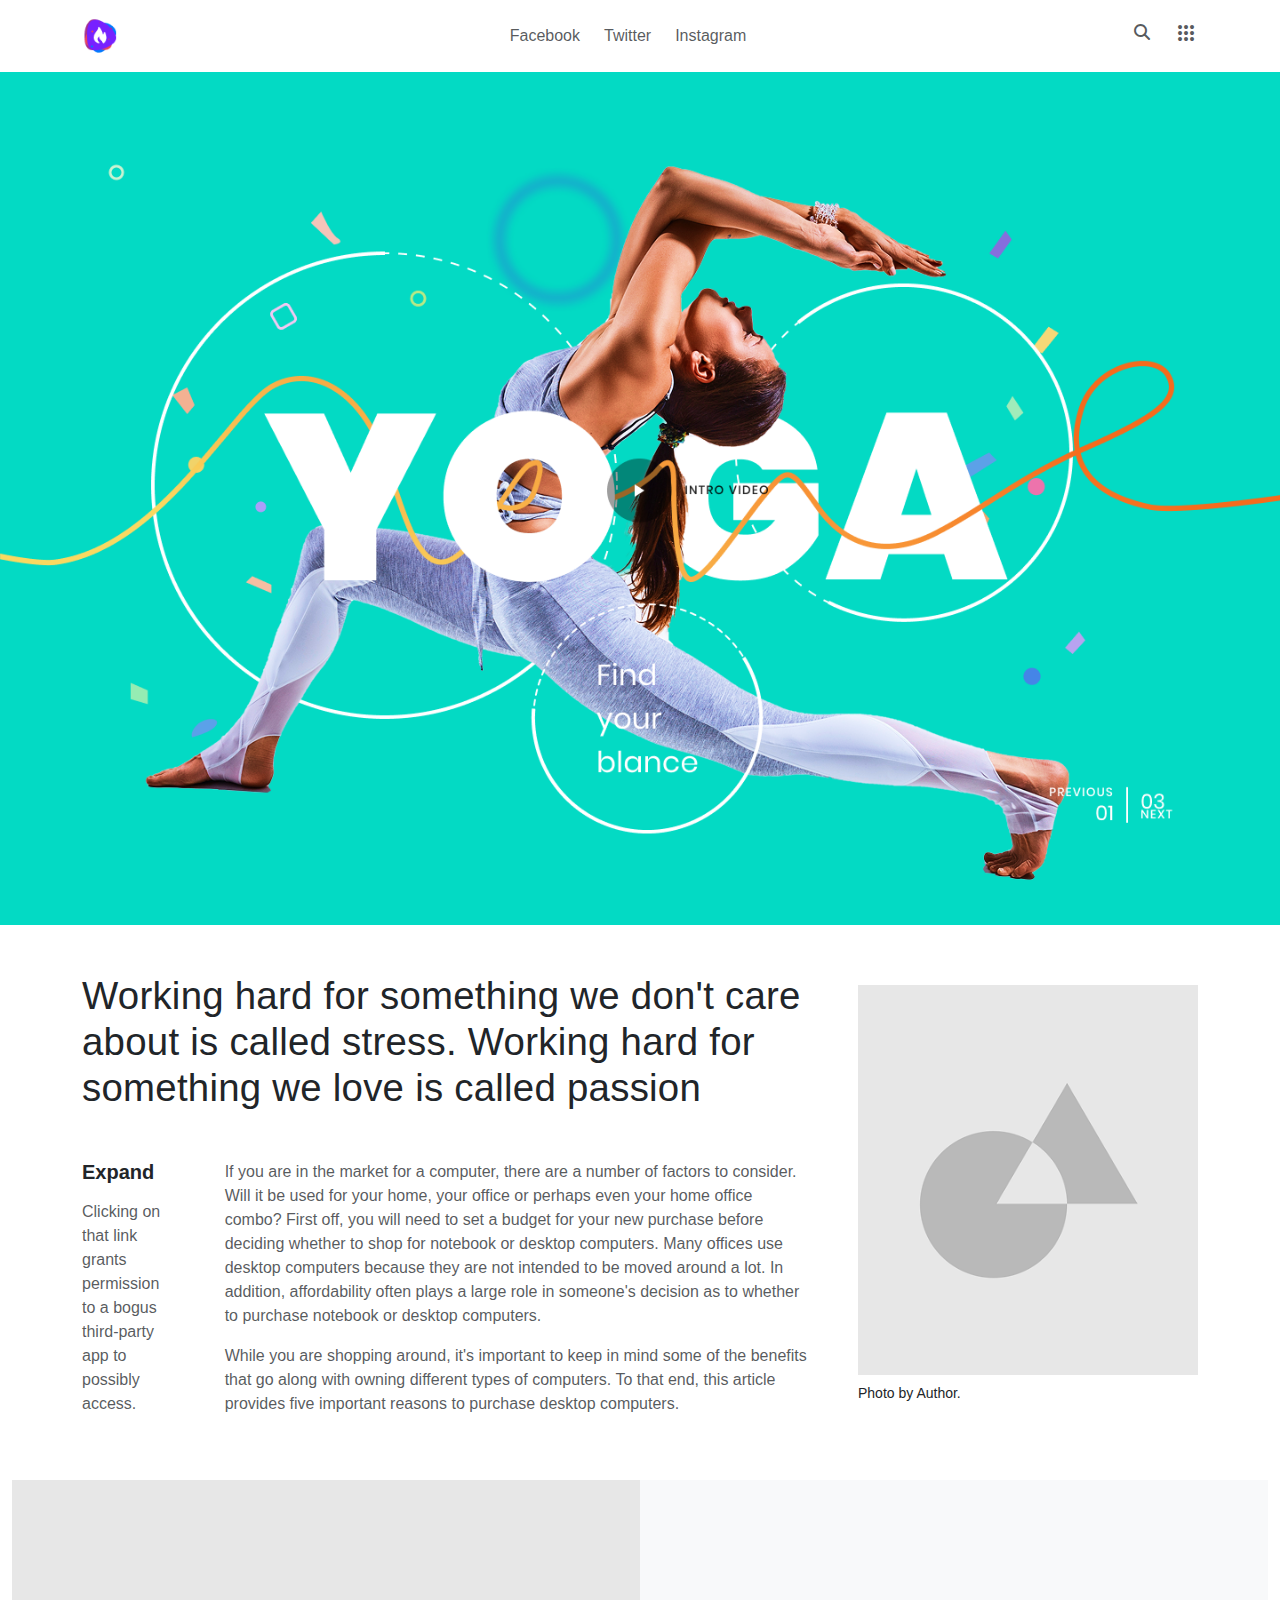
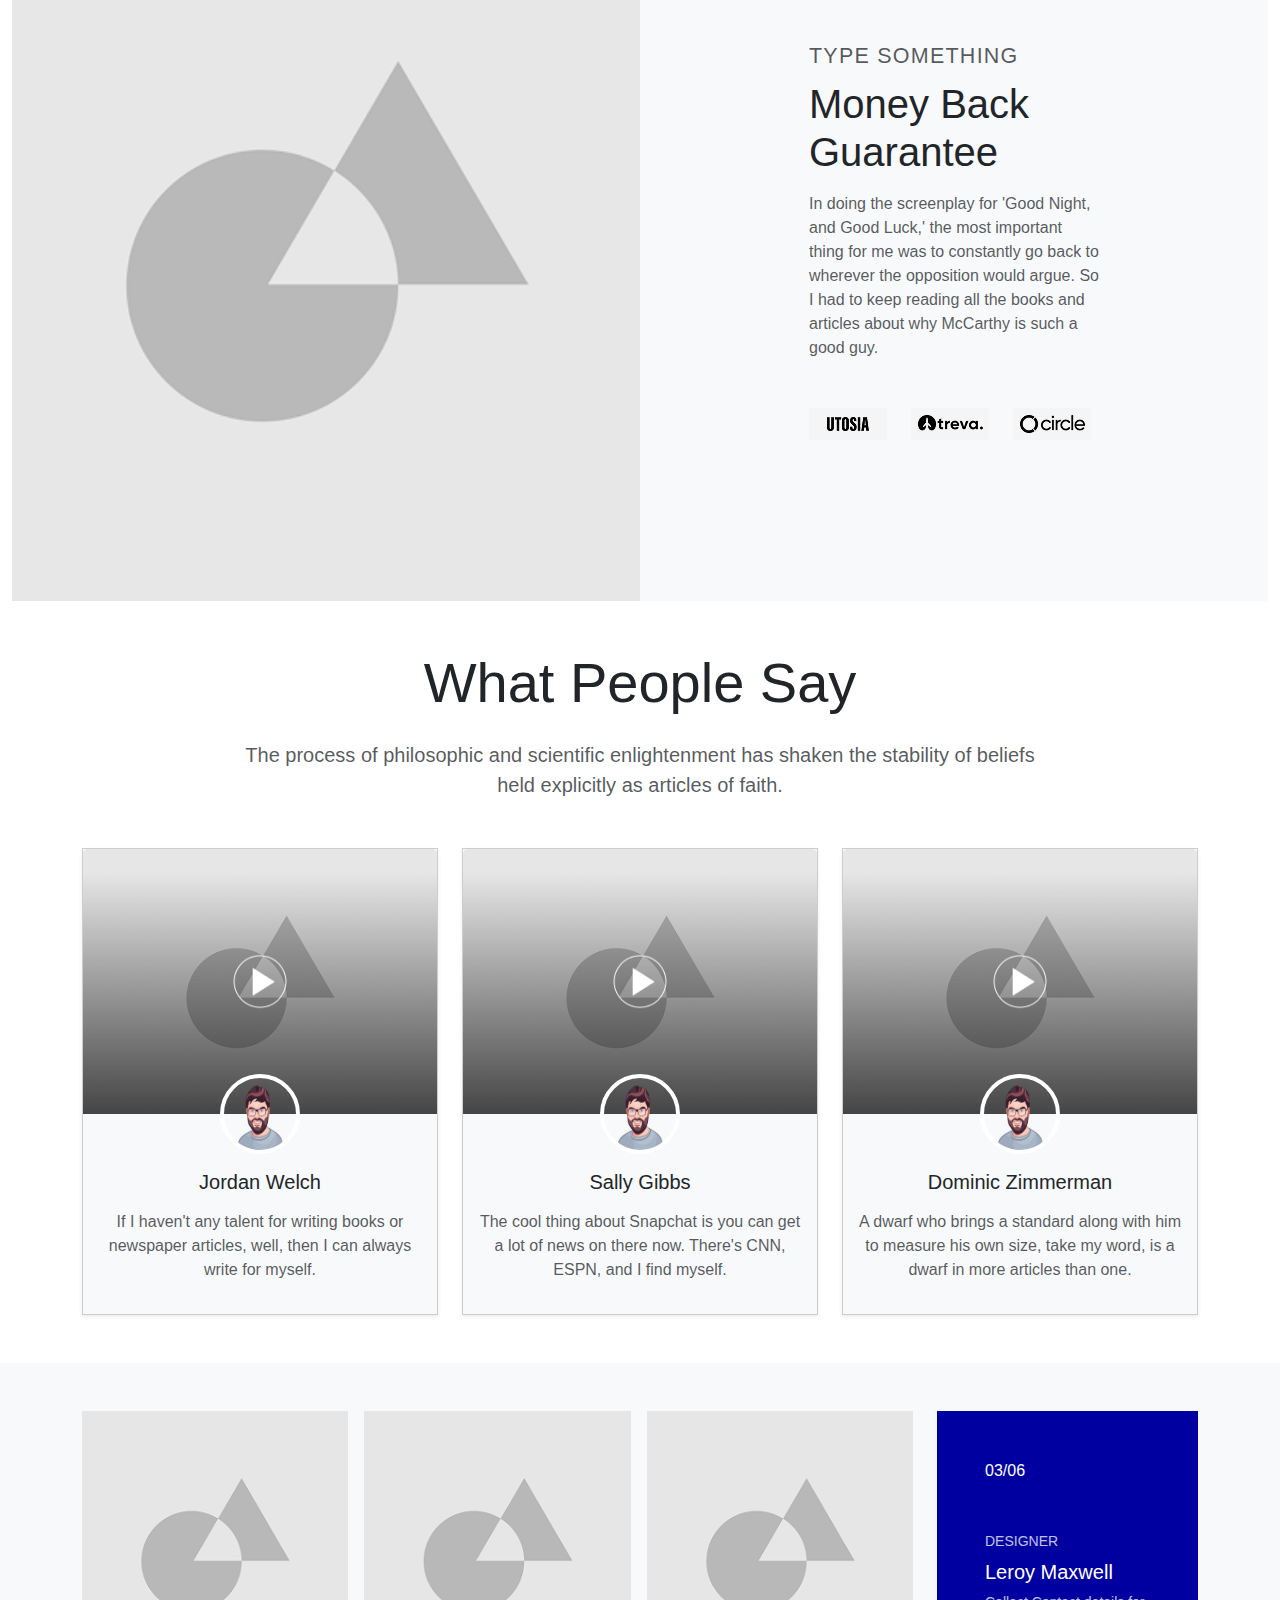
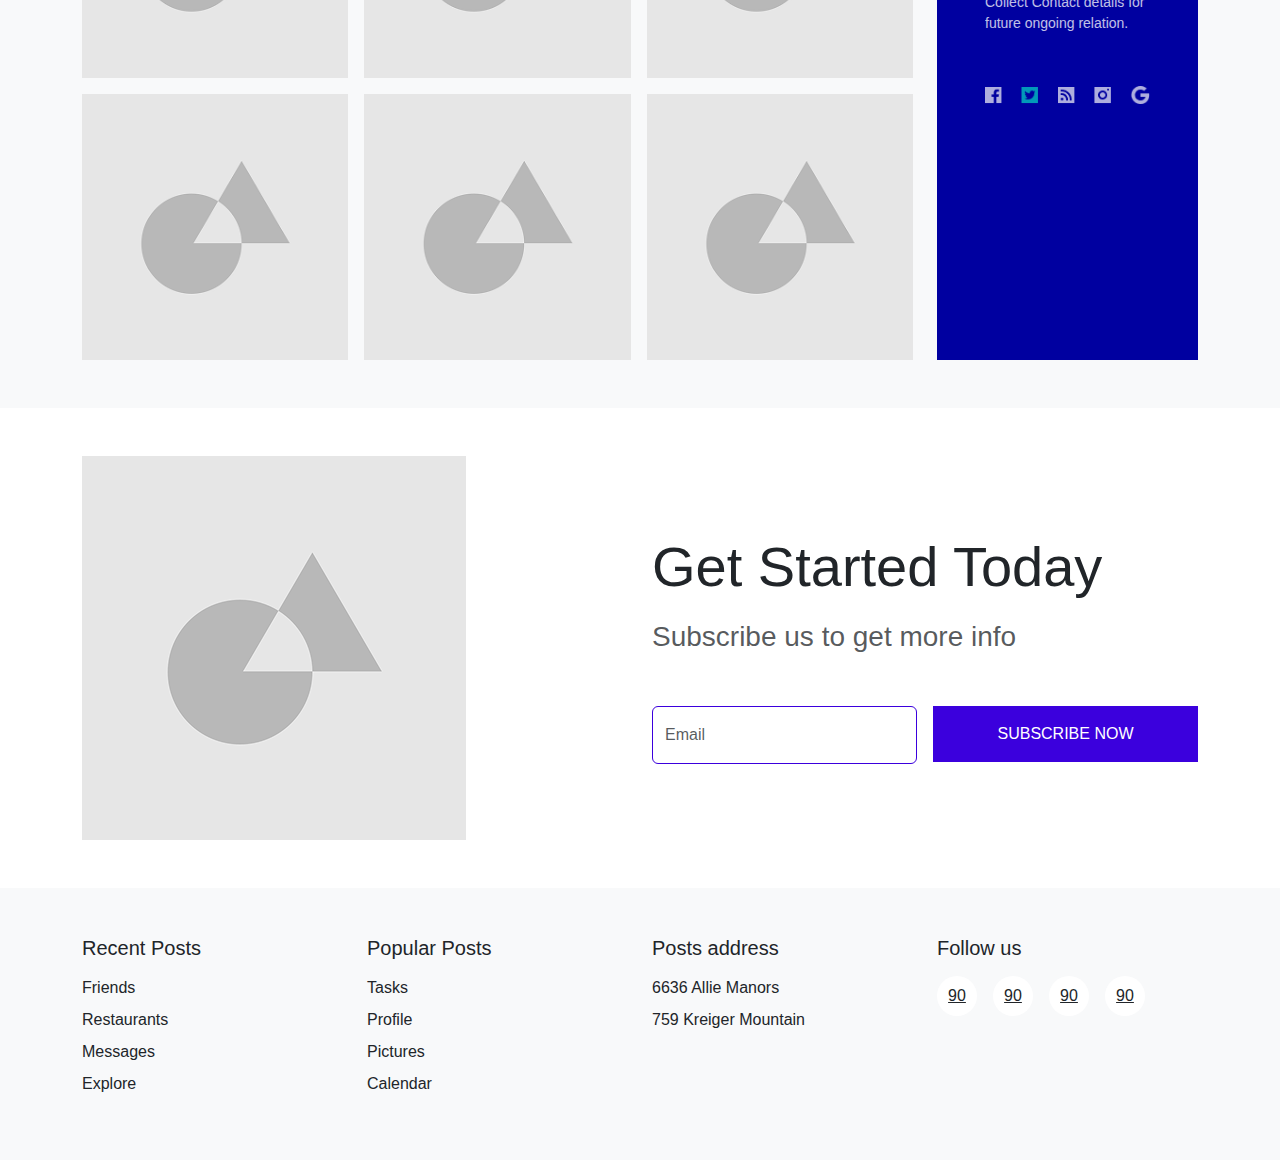
<file: index.html>
<!DOCTYPE html>
<html lang="en">
  <head>
    <meta charset="UTF-8" />
    <meta name="viewport" content="width=device-width, initial-scale=1.0" />
    <title>Yoga</title>
    <!-- Bootstrap CSS -->
    <link
      href="https://cdn.jsdelivr.net/npm/bootstrap@5.3.0/dist/css/bootstrap.min.css"
      rel="stylesheet"
    />
    <!-- Font Awesome -->
    <link
      rel="stylesheet"
      href="https://cdnjs.cloudflare.com/ajax/libs/font-awesome/6.4.0/css/all.min.css"
    />
    <!-- Google Material Icons -->
    <link
      rel="stylesheet"
      href="https://fonts.googleapis.com/css2?family=Material+Symbols+Outlined:opsz,wght,FILL,GRAD@24,400,0,0"
    />
    <link rel="shortcut icon" href="images/logo.png" type="image/x-icon" />
    <!-- Minimal custom CSS -->
    <style>
      body {
        font-family: "Poppins", sans-serif;
      }
      .content__title {
        font-size: clamp(2rem, 3vw, 3.272rem);
        font-weight: 400;
        letter-spacing: 0.25px;
      }
      .testimonials__header {
        font-size: 1.342rem;
        letter-spacing: 1.25px;
      }
      .design__info {
        background-color: #0000a0;
      }
      .footer__social-link {
        width: 40px;
        height: 40px;
        display: inline-flex;
        align-items: center;
        justify-content: center;
        /* border-radius: 50%; */
        background: white;
      }
      .footer__social-link:hover {
        background-color: red;
        color: white !important;
      }
    </style>
  </head>
  <body>
    <!-- Header -->
    <header class="py-3">
      <div class="container">
        <div class="d-flex justify-content-between align-items-center">
          <a href="index.html">
            <img src="./images/logo.png" alt="Logo" height="40" />
          </a>
          <nav class="d-none d-md-block">
            <ul class="list-unstyled d-flex gap-4 mb-0">
              <li>
                <a
                  href="https://www.facebook.com/anhlv27/"
                  target="_blank"
                  class="text-decoration-none text-muted"
                  >Facebook</a
                >
              </li>
              <li>
                <a
                  href="https://x.com/"
                  target="_blank"
                  class="text-decoration-none text-muted"
                  >Twitter</a
                >
              </li>
              <li>
                <a
                  href="https://www.instagram.com/anhlv27/"
                  target="_blank"
                  class="text-decoration-none text-muted"
                  >Instagram</a
                >
              </li>
            </ul>
          </nav>
          <div class="d-flex gap-4">
            <a href="#" class="text-muted"><i class="fas fa-search"></i></a>
            <a href="#" class="text-muted"
              ><span class="material-symbols-outlined">apps</span></a
            >
          </div>
        </div>
      </div>
    </header>

    <!-- Hero Section -->
    <section>
      <img src="./images/header.png" alt="Hero Image" class="img-fluid w-100" />
    </section>

    <!-- Content Section -->
    <section class="py-5 py-lg-12">
      <div class="container">
        <div class="row justify-content-between align-items-center g-5">
          <div class="col-lg-8">
            <h1 class="content__title mb-4 mb-lg-5">
              Working hard for something we don't care about is called stress.
              Working hard for something we love is called passion
            </h1>
            <div class="d-flex flex-column flex-lg-row gap-5">
              <div>
                <h2 class="fs-5 fw-bolder mb-3">Expand</h2>
                <p class="text-muted mb-4 mb-lg-0">
                  Clicking on that link grants permission to a bogus third-party
                  app to possibly access.
                </p>
              </div>
              <button
                id="toggle-btn"
                class="btn btn-primary align-self-start d-lg-none"
              >
                Read more
              </button>
              <div class="d-none d-lg-block text-muted">
                <p>
                  If you are in the market for a computer, there are a number of
                  factors to consider. Will it be used for your home, your
                  office or perhaps even your home office combo? First off, you
                  will need to set a budget for your new purchase before
                  deciding whether to shop for notebook or desktop computers.
                  Many offices use desktop computers because they are not
                  intended to be moved around a lot. In addition, affordability
                  often plays a large role in someone's decision as to whether
                  to purchase notebook or desktop computers.
                </p>
                <p>
                  While you are shopping around, it's important to keep in mind
                  some of the benefits that go along with owning different types
                  of computers. To that end, this article provides five
                  important reasons to purchase desktop computers.
                </p>
              </div>
            </div>
          </div>
          <figure class="col-lg-4">
            <img
              src="./images/Straight.png"
              alt="Photo by Author"
              class="img-fluid"
            />
            <figcaption class="mt-2 small">Photo by Author.</figcaption>
          </figure>
        </div>
      </div>
    </section>

    <!-- Testimonials Section -->
    <section>
      <div class="container-fluid">
        <div class="row g-0">
          <div class="col-md-6">
            <img
              src="./images/Straight.png"
              alt="Testimonial Image"
              class="img-fluid w-100 h-100 object-fit-cover"
            />
          </div>
          <div
            class="col-md-6 bg-light p-lg-12 d-flex flex-column justify-content-center"
          >
            <div class="container w-50">
              <div class="testimonials__header text-muted text-uppercase mb-2">
                Type Something
              </div>
              <h1 class="display-6 mb-3">Money Back Guarantee</h1>
              <p class="text-muted mb-5">
                In doing the screenplay for 'Good Night, and Good Luck,' the
                most important thing for me was to constantly go back to
                wherever the opposition would argue. So I had to keep reading
                all the books and articles about why McCarthy is such a good
                guy.
              </p>
              <img
                src="./images/logo 2.png"
                alt="Brand Logo"
                style="max-height: 50px; width: auto"
              />
            </div>
          </div>
        </div>
      </div>
    </section>

    <!-- Review Section -->
    <section class="py-5">
      <div class="container text-center">
        <h2 class="display-4 mb-4">What People Say</h2>
        <p class="fs-5 text-muted mb-5 mx-auto" style="max-width: 800px">
          The process of philosophic and scientific enlightenment has shaken the
          stability of beliefs held explicitly as articles of faith.
        </p>
        <div class="row g-4">
          <div class="col-md-4">
            <div class="card h-100 bg-light shadow-sm" style="border-radius: 0">
              <img
                src="./images/review-img.png"
                class="card-img-top"
                alt="Review Background"
              />
              <div class="position-relative" style="margin-top: -40px">
                <img
                  src="./images/User-Avatar-Profile-PNG-Photos.png"
                  alt="User Avatar"
                  class="rounded-circle border border-4 border-white"
                  width="80" height="80"
                />
              </div>
              <div class="card-body">
                <h3 class="h5 mb-3">Jordan Welch</h3>
                <p class="text-muted">
                  If I haven't any talent for writing books or newspaper
                  articles, well, then I can always write for myself.
                </p>
              </div>
            </div>
          </div>
          <div class="col-md-4">
            <div class="card h-100 bg-light shadow-sm" style="border-radius: 0">
              <img
                src="./images/review-img.png"
                class="card-img-top"
                alt="Review Background"
              />
              <div class="position-relative" style="margin-top: -40px">
                <img
                  src="./images/User-Avatar-Profile-PNG-Photos.png"
                  alt="User Avatar"
                  class="rounded-circle border border-4 border-white"
                  width="80" height="80"
                />
              </div>
              <div class="card-body">
                <h3 class="h5 mb-3">Sally Gibbs</h3>
                <p class="text-muted">
                  The cool thing about Snapchat is you can get a lot of news on
                  there now. There's CNN, ESPN, and I find myself.
                </p>
              </div>
            </div>
          </div>
          <div class="col-md-4">
            <div class="card h-100 bg-light shadow-sm" style="border-radius: 0">
              <img
                src="./images/review-img.png"
                class="card-img-top"
                alt="Review Background"
              />
              <div class="position-relative" style="margin-top: -40px">
                <img
                  src="./images/User-Avatar-Profile-PNG-Photos.png"
                  alt="User Avatar"
                  class="rounded-circle border border-4 border-white"
                  width="80" height="80"
                />
              </div>
              <div class="card-body">
                <h3 class="h5 mb-3">Dominic Zimmerman</h3>
                <p class="text-muted">
                  A dwarf who brings a standard along with him to measure his
                  own size, take my word, is a dwarf in more articles than one.
                </p>
              </div>
            </div>
          </div>
        </div>
      </div>
    </section>

    <!-- Design Section -->
    <section class="bg-light py-5">
      <div class="container">
        <div class="row g-4">
          <div class="col-lg-9">
            <div class="row g-3">
              <div class="col-md-4">
                <img
                  src="./images/Straight 4.png"
                  alt="Design Image"
                  class="img-fluid w-100"
                />
              </div>
              <div class="col-md-4">
                <img
                  src="./images/Straight 4.png"
                  alt="Design Image"
                  class="img-fluid w-100"
                />
              </div>
              <div class="col-md-4">
                <img
                  src="./images/Straight 4.png"
                  alt="Design Image"
                  class="img-fluid w-100"
                />
              </div>
              <div class="col-md-4">
                <img
                  src="./images/Straight 4.png"
                  alt="Design Image"
                  class="img-fluid w-100"
                />
              </div>
              <div class="col-md-4">
                <img
                  src="./images/Straight 4.png"
                  alt="Design Image"
                  class="img-fluid w-100"
                />
              </div>
              <div class="col-md-4">
                <img
                  src="./images/Straight 4.png"
                  alt="Design Image"
                  class="img-fluid w-100"
                />
              </div>
            </div>
          </div>
          <div class="col-lg-3">
            <div class="design__info text-white p-4 p-lg-5 h-100">
              <div class="mb-5">03/06</div>
              <div class="small mb-2 opacity-75">DESIGNER</div>
              <div class="h5 mb-2">Leroy Maxwell</div>
              <p class="small opacity-75 mb-5">
                Collect Contact details for future ongoing relation.
              </p>
              <img
                src="./images/SOCIAL.png"
                alt="Social Icons"
                class="img-fluid"
              />
            </div>
          </div>
        </div>
      </div>
    </section>

    <!-- Subscribe Section -->
    <section class="py-5">
      <div class="container">
        <div class="row align-items-center">
          <div class="col-lg-6 mb-5 mb-lg-0">
            <img
              src="./images/Straight 2.png"
              alt="Geometric Shapes"
              class="img-fluid"
            />
          </div>
          <div class="col-lg-6">
            <h2 class="display-4 mb-3">Get Started Today</h2>
            <p class="fs-3 text-muted mb-5">Subscribe us to get more info</p>
            <form class="row g-3">
              <div class="col-6">
                <input
                  type="email"
                  class="form-control py-3"
                  style="border-color: #3b00dd"
                  placeholder="Email"
                  required
                />
              </div>
              <div class="col-6">
                <button
                  type="submit"
                  class="btn btn-primary w-100 py-3 rounded-0 border-0"
                  style="background-color: #3b00dd"
                >
                  SUBSCRIBE NOW
                </button>
              </div>
            </form>
          </div>
        </div>
      </div>
    </section>

    <!-- Footer -->
    <footer class="bg-light py-5">
      <div class="container">
        <div class="row">
          <div class="col-md-3 col-6 mb-4 mb-md-0">
            <h3 class="h5 mb-3">Recent Posts</h3>
            <ul class="list-unstyled">
              <li class="mb-2">Friends</li>
              <li class="mb-2">Restaurants</li>
              <li class="mb-2">Messages</li>
              <li>Explore</li>
            </ul>
          </div>
          <div class="col-md-3 col-6 mb-4 mb-md-0">
            <h3 class="h5 mb-3">Popular Posts</h3>
            <ul class="list-unstyled">
              <li class="mb-2">Tasks</li>
              <li class="mb-2">Profile</li>
              <li class="mb-2">Pictures</li>
              <li>Calendar</li>
            </ul>
          </div>
          <div class="col-md-3 col-6 mb-4 mb-md-0">
            <h3 class="h5 mb-3">Posts address</h3>
            <ul class="list-unstyled">
              <li class="mb-2">6636 Allie Manors</li>
              <li>759 Kreiger Mountain</li>
            </ul>
          </div>
          <div class="col-md-3 col-6">
            <h3 class="h5 mb-3">Follow us</h3>
            <div class="d-flex gap-3">
              <a href="#" class="footer__social-link text-dark rounded-circle"
                >90</a
              >
              <a href="#" class="footer__social-link text-dark rounded-circle"
                >90</a
              >
              <a href="#" class="footer__social-link text-dark rounded-circle"
                >90</a
              >
              <a href="#" class="footer__social-link text-dark rounded-circle"
                >90</a
              >
            </div>
          </div>
        </div>
      </div>
    </footer>

    <!-- Bootstrap JS Bundle with Popper -->
    <script src="https://cdn.jsdelivr.net/npm/bootstrap@5.3.0/dist/js/bootstrap.bundle.min.js"></script>
    <!-- Minimal custom JS -->
    <script>
      document
        .getElementById("toggle-btn")
        .addEventListener("click", function () {
          const details = document.querySelector(".col-lg-6 .d-none");
          details.classList.toggle("d-none");
          details.classList.toggle("d-block");
        });
    </script>
  </body>
</html>
</file>
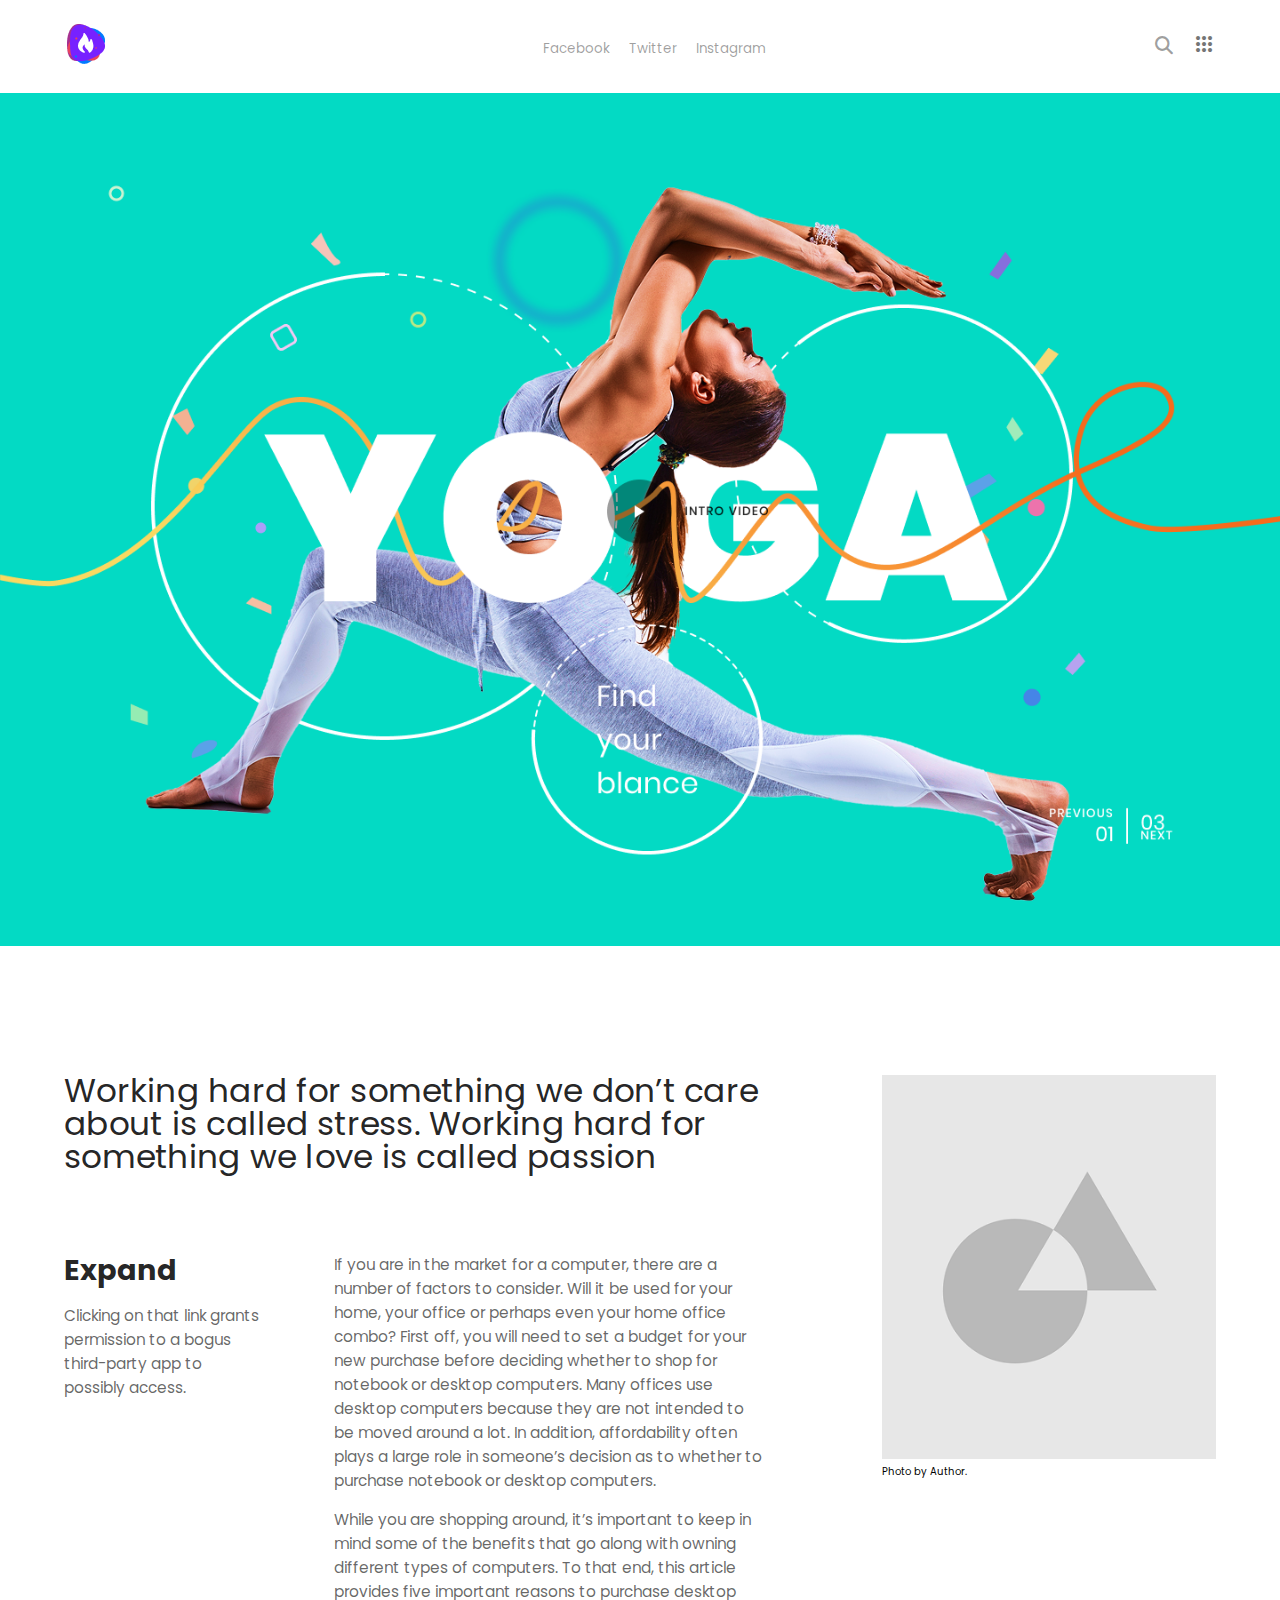
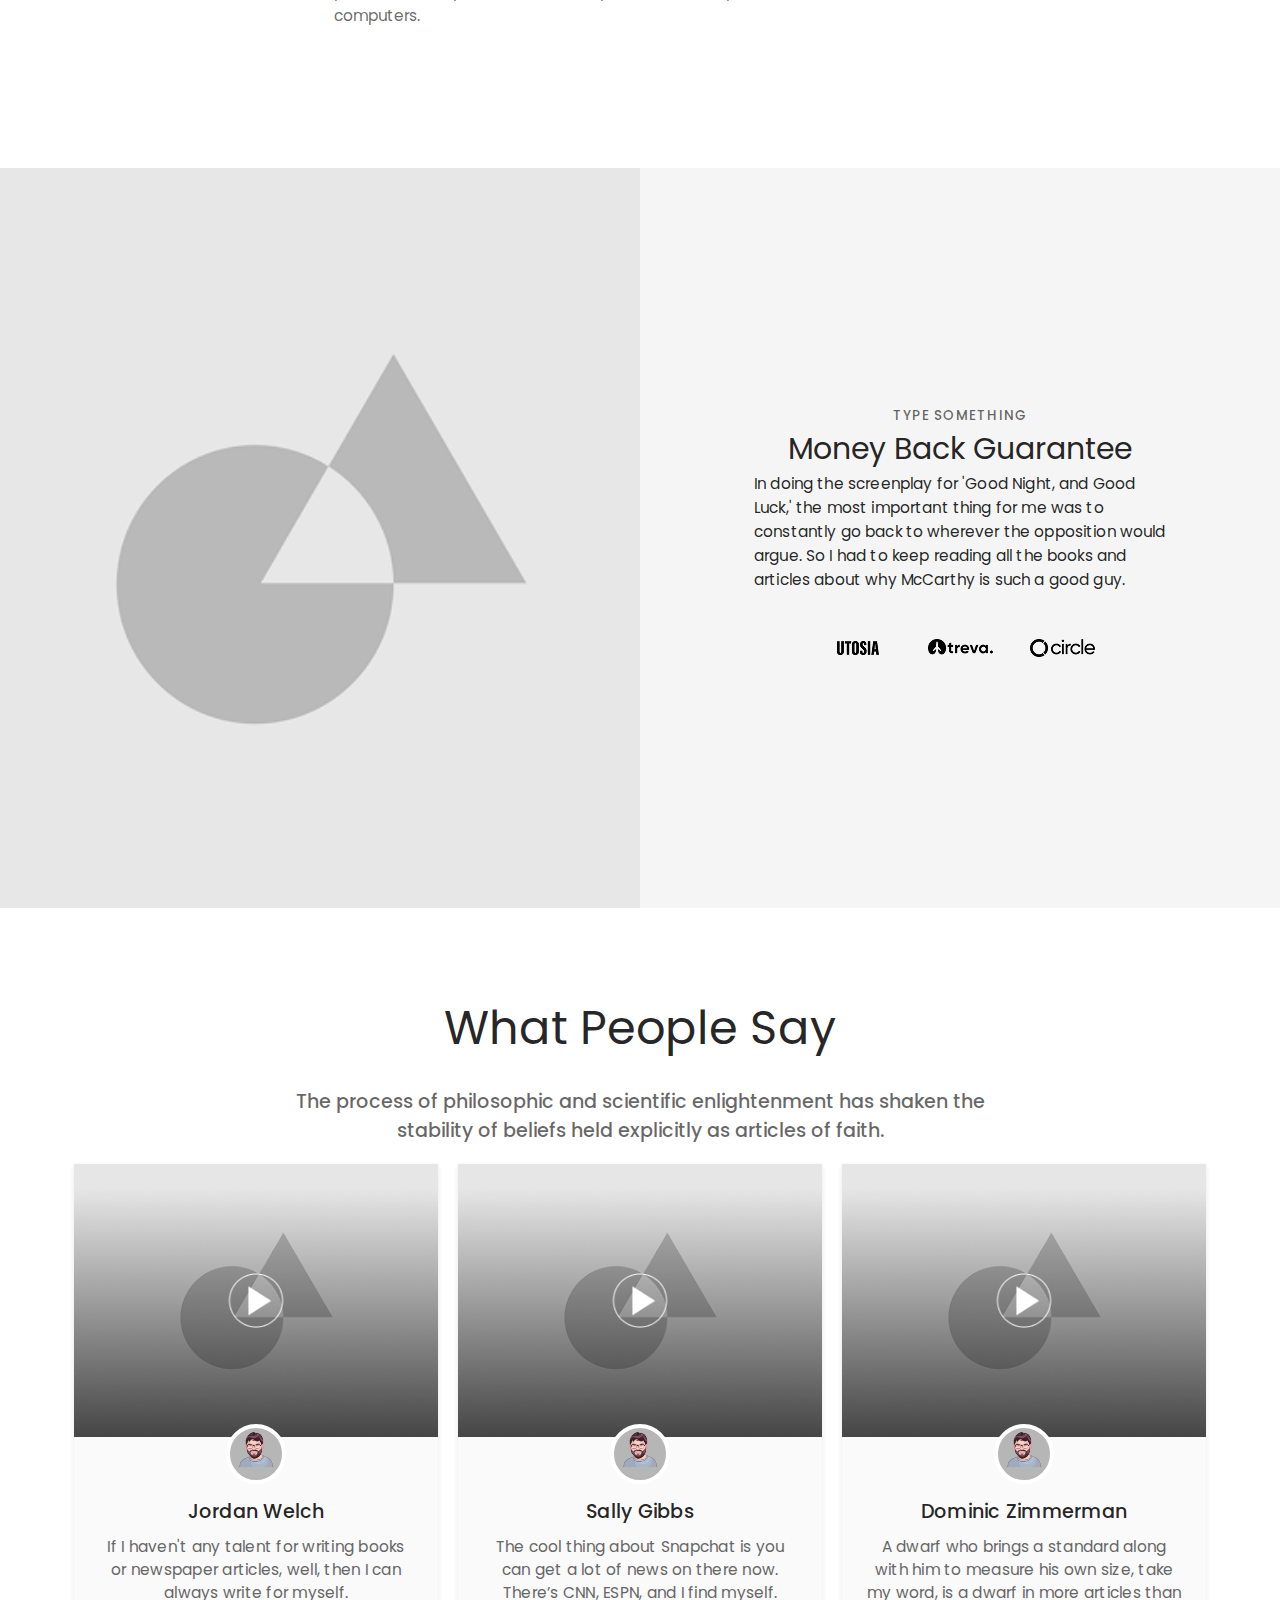
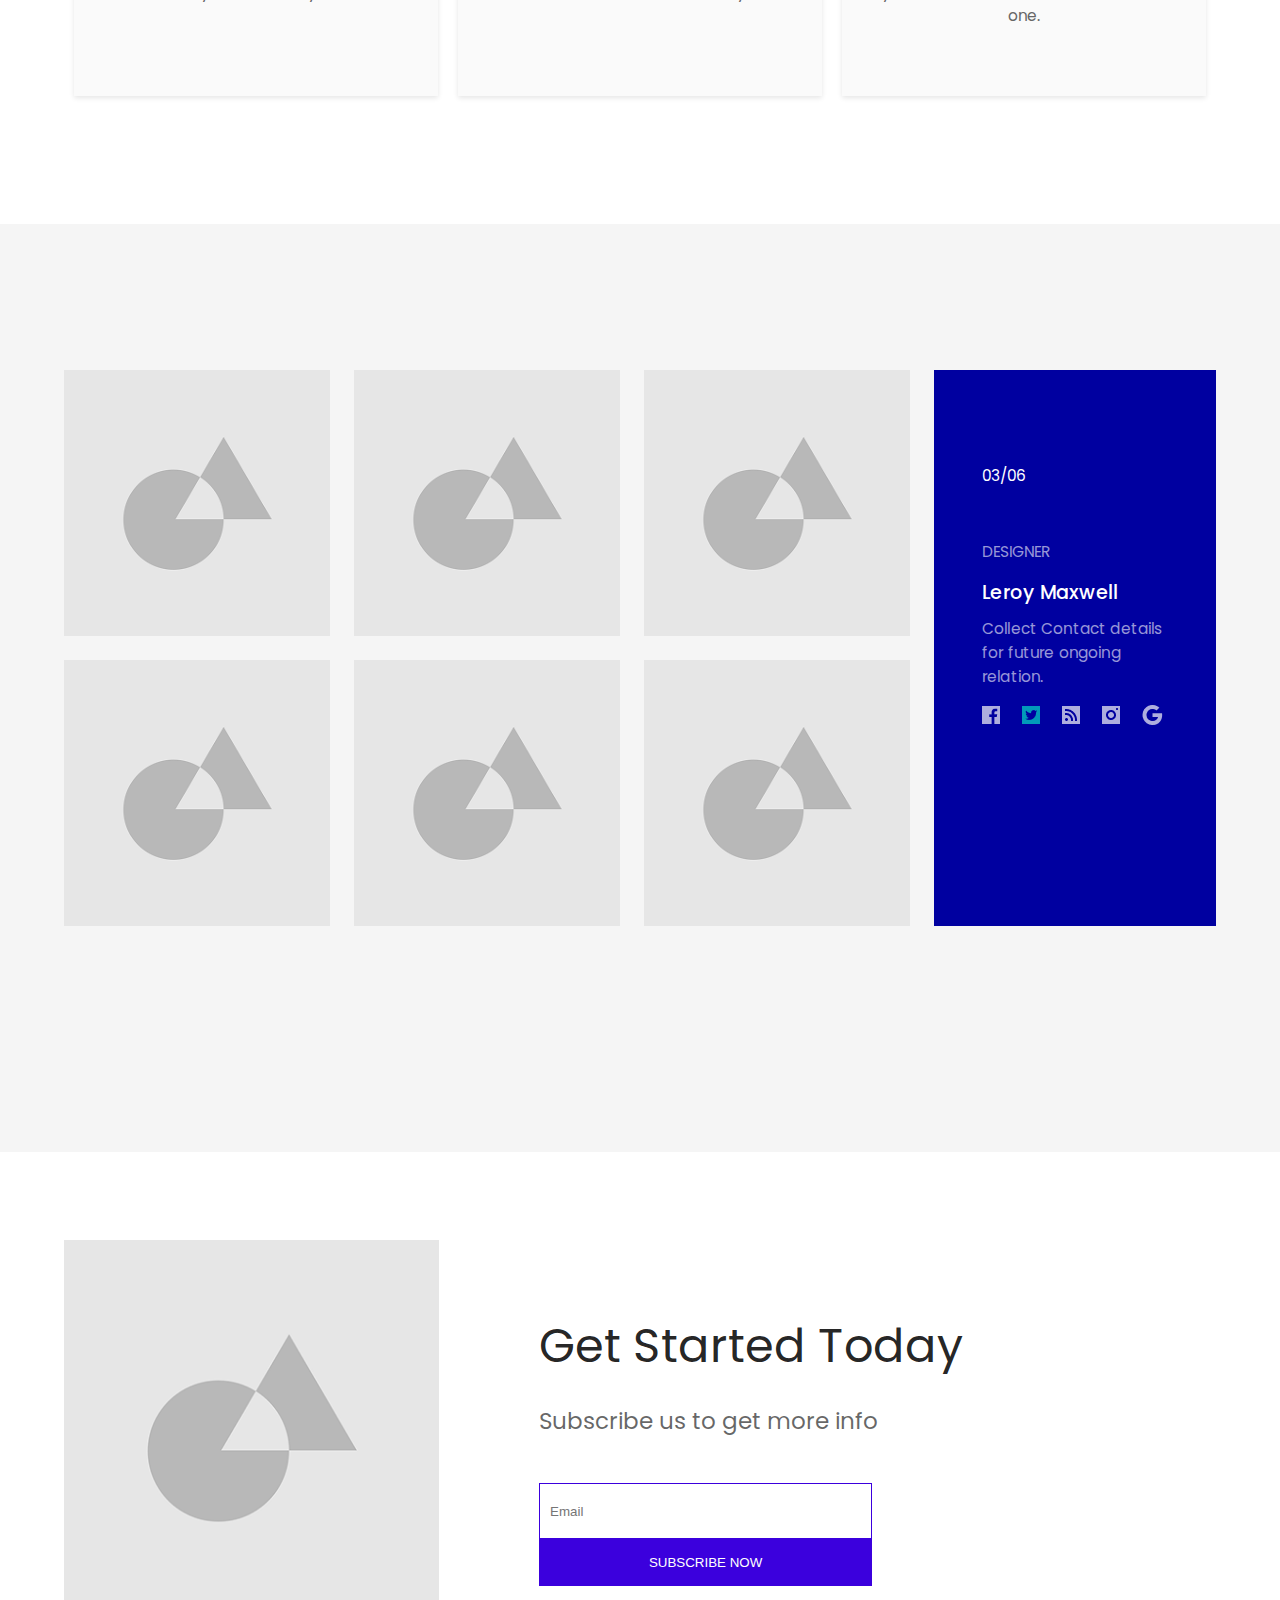
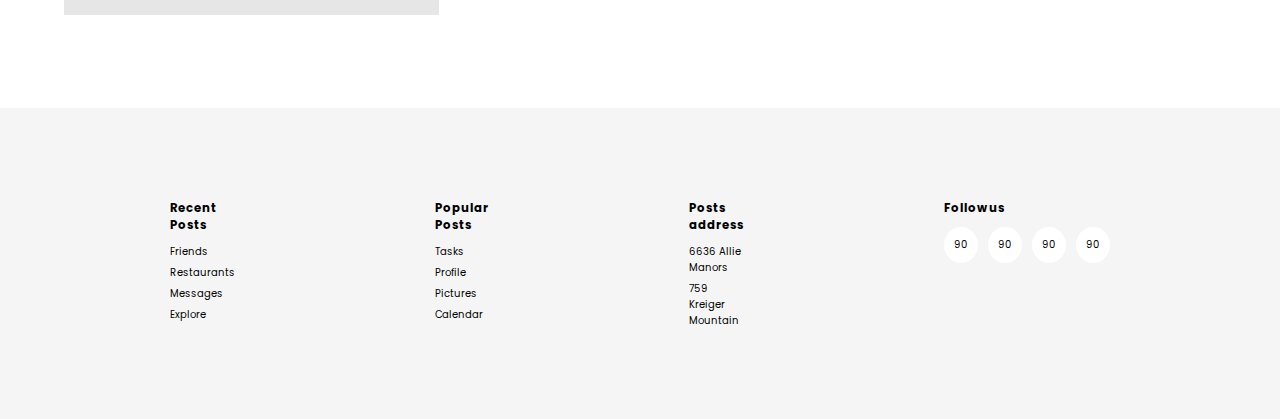
<file: index3.html>
<!DOCTYPE html>
<html lang="en">
  <head>
    <meta charset="UTF-8" />
    <meta name="viewport" content="width=device-width, initial-scale=1.0" />
    <title>Yoga</title>
    <link rel="stylesheet" href="style.css" />
    <link
      rel="stylesheet"
      href="https://cdnjs.cloudflare.com/ajax/libs/font-awesome/6.7.2/css/all.min.css"
    />
    <link
      rel="stylesheet"
      href="https://fonts.googleapis.com/css2?family=Material+Symbols+Outlined:opsz,wght,FILL,GRAD@24,400,0,0&icon_names=apps"
    />
    <link rel="shortcut icon" href="images/logo.png" type="image/x-icon" />
  </head>
  <body>
    <header class="header">
      <div class="container">
        <div class="header__layout flex flex-jc-sb flex-at-c">
          <div class="header__logo">
            <a href="index.html">
              <img src="./images/logo.png" alt="Logo" />
            </a>
          </div>
          <nav class="header__nav">
            <ul class="header__nav-social flex gap-nav" id="navMenu">
              <li class="header__nav-social-item">
                <a
                  href="https://www.facebook.com/anhlv27/"
                  target="_blank"
                  class="header__nav-social-link"
                >
                  Facebook
                </a>
              </li>
              <li class="header__nav-social-item">
                <a
                  href="https://x.com/"
                  target="_blank"
                  class="header__nav-social-link"
                >
                  Twitter
                </a>
              </li>
              <li class="header__nav-social-item">
                <a
                  href="https://www.instagram.com/anhlv27/"
                  target="_blank"
                  class="header__nav-social-link"
                >
                  Instagram
                </a>
              </li>
            </ul>
          </nav>
          <div class="header__icon flex gap-nav flex-at-c">
            <a href="#">
              <i class="fa-solid fa-magnifying-glass"></i>
            </a>
            <a href="#">
              <span class="material-symbols-outlined" style="color: #757575">
                apps
              </span>
            </a>
          </div>
        </div>
      </div>
    </header>
    <section class="hero">
      <div class="container" style="width: 100%">
        <div class="hero__image">
          <img
            src="./images/header.png"
            alt="Hero Image"
            class="hero__image--img"
          />
        </div>
      </div>
    </section>
    <section class="content">
      <div class="container">
        <div class="content__layout flex flex-jc-sa">
          <div class="content__main">
            <h1 class="content__title">
              Working hard for something we don’t care about is called stress.
              Working hard for something we love is called passion
            </h1>
            <div class="content__sub flex">
              <div class="content__expand">
                <h2 class="content__expand-title">Expand</h2>
                <p class="content__permissions">
                  Clicking on that link grants permission to a bogus third-party
                  app to possibly access.
                </p>
              </div>
              <a id="toggle-btn" class="content__toggle-btn">Read more</a>
              <div class="content__details">
                <p class="content__details-text">
                  If you are in the market for a computer, there are a number of
                  factors to consider. Will it be used for your home, your
                  office or perhaps even your home office combo? First off, you
                  will need to set a budget for your new purchase before
                  deciding whether to shop for notebook or desktop computers.
                  Many offices use desktop computers because they are not
                  intended to be moved around a lot. In addition, affordability
                  often plays a large role in someone’s decision as to whether
                  to purchase notebook or desktop computers.
                </p>
                <p class="content__details-text">
                  While you are shopping around, it’s important to keep in mind
                  some of the benefits that go along with owning different types
                  of computers. To that end, this article provides five
                  important reasons to purchase desktop computers.
                </p>
              </div>
            </div>
          </div>
          <figure class="content__image">
            <img
              src="./images/Straight.png"
              alt="Photo by Author"
              class="content__image--img"
            />
            <figcaption class="content__image-caption">
              Photo by Author.
            </figcaption>
          </figure>
        </div>
      </div>
    </section>
    <section class="testimonials">
      <div class="container" style="width: 100%">
        <div class="flex">
          <div class="testimonials__image-container">
            <img
              src="./images/Straight.png"
              alt="Testimonial Image"
              class="testimonials__image"
            />
          </div>
          <div class="testimonials__content">
            <div class="testimonials__header">Type Something</div>
            <h1 class="testimonials__title">Money Back Guarantee</h1>
            <p class="testimonials__description">
              In doing the screenplay for 'Good Night, and Good Luck,' the most
              important thing for me was to constantly go back to wherever the
              opposition would argue. So I had to keep reading all the books and
              articles about why McCarthy is such a good guy.
            </p>
            <div class="testimonials__brands">
              <img
                src="./images/logo 2.png"
                alt="Brand Logo"
                class="testimonials__brand-image"
              />
            </div>
          </div>
        </div>
      </div>
    </section>
    <section class="review">
      <div class="container">
        <h2 class="review__title">What People Say</h2>
        <p class="review__description">
          The process of philosophic and scientific enlightenment has shaken the
          stability of beliefs held explicitly as articles of faith.
        </p>
        <div class="review__users">
          <div class="review__user">
            <img
              src="./images/review-img.png"
              alt="Review Background"
              class="review__user-bg"
            />
            <div class="review__user-icon">
              <img
                src="./images/User-Avatar-Profile-PNG-Photos.png"
                alt="User Avatar"
                class="review__user-avatar"
              />
            </div>
            <h3 class="review__user-name">Jordan Welch</h3>
            <p class="review__user-comment">
              If I haven't any talent for writing books or newspaper articles,
              well, then I can always write for myself.
            </p>
          </div>
          <div class="review__user">
            <img
              src="./images/review-img.png"
              alt="Review Background"
              class="review__user-bg"
            />
            <div class="review__user-icon">
              <img
                src="./images/User-Avatar-Profile-PNG-Photos.png"
                alt="User Avatar"
                class="review__user-avatar"
              />
            </div>
            <h3 class="review__user-name">Sally Gibbs</h3>
            <p class="review__user-comment">
              The cool thing about Snapchat is you can get a lot of news on
              there now. There’s CNN, ESPN, and I find myself.
            </p>
          </div>
          <div class="review__user">
            <img
              src="./images/review-img.png"
              alt="Review Background"
              class="review__user-bg"
            />
            <div class="review__user-icon">
              <img
                src="./images/User-Avatar-Profile-PNG-Photos.png"
                alt="User Avatar"
                class="review__user-avatar"
              />
            </div>
            <h3 class="review__user-name">Dominic Zimmerman</h3>
            <p class="review__user-comment">
              A dwarf who brings a standard along with him to measure his own
              size, take my word, is a dwarf in more articles than one.
            </p>
          </div>
        </div>
      </div>
    </section>
    <section class="design">
      <div class="container">
        <div class="design__layout">
          <div class="design__grid">
            <div class="design__item">
              <img
                src="./images/Straight 4.png"
                alt="Design Image"
                class="design__item-img"
              />
            </div>
            <div class="design__item">
              <img
                src="./images/Straight 4.png"
                alt="Design Image"
                class="design__item-img"
              />
            </div>
            <div class="design__item">
              <img
                src="./images/Straight 4.png"
                alt="Design Image"
                class="design__item-img"
              />
            </div>
            <div class="design__item">
              <img
                src="./images/Straight 4.png"
                alt="Design Image"
                class="design__item-img"
              />
            </div>
            <div class="design__item">
              <img
                src="./images/Straight 4.png"
                alt="Design Image"
                class="design__item-img"
              />
            </div>
            <div class="design__item">
              <img
                src="./images/Straight 4.png"
                alt="Design Image"
                class="design__item-img"
              />
            </div>
          </div>
          <div class="design__info">
            <h3 class="design__info-day">03/06</h3>
            <h3 class="design__info-role">DESIGNER</h3>
            <h3 class="design__info-name">Leroy Maxwell</h3>
            <p class="design__info-description">
              Collect Contact details for future ongoing relation.
            </p>
            <div class="design__socials">
              <img
                src="./images/SOCIAL.png"
                alt="Social Icons"
                class="design__socials-img"
              />
            </div>
          </div>
        </div>
      </div>
    </section>
    <section class="subscribe">
      <div class="container">
        <div class="flex flex-jc-sb flex-at-c">
          <div class="subscribe__image-container">
            <img
              src="./images/Straight 2.png"
              alt="Geometric Shapes"
              class="subscribe__image"
            />
          </div>
          <div class="subscribe__form">
            <h2 class="subscribe__title">Get Started Today</h2>
            <p class="subscribe__description">Subscribe us to get more info</p>
            <input
              type="email"
              placeholder="Email"
              required
              class="subscribe__input"
            />
            <button type="submit" class="subscribe__button">
              SUBSCRIBE NOW
            </button>
          </div>
        </div>
      </div>
    </section>
    <footer class="footer">
      <div class="footer__container">
        <div class="footer__section">
          <h3 class="footer__title">Recent Posts</h3>
          <ul class="footer__list">
            <li class="footer__item">Friends</li>
            <li class="footer__item">Restaurants</li>
            <li class="footer__item">Messages</li>
            <li class="footer__item">Explore</li>
          </ul>
        </div>
        <div class="footer__section">
          <h3 class="footer__title">Popular Posts</h3>
          <ul class="footer__list">
            <li class="footer__item">Tasks</li>
            <li class="footer__item">Profile</li>
            <li class="footer__item">Pictures</li>
            <li class="footer__item">Calendar</li>
          </ul>
        </div>
        <div class="footer__section">
          <h3 class="footer__title">Posts address</h3>
          <ul class="footer__list">
            <li class="footer__item">6636 Allie Manors</li>
            <li class="footer__item">759 Kreiger Mountain</li>
          </ul>
        </div>
        <div class="footer__section">
          <h3 class="footer__title">Follow us</h3>
          <div class="footer__social-icons">
            <a href="#" class="footer__social-link">90</a>
            <a href="#" class="footer__social-link">90</a>
            <a href="#" class="footer__social-link">90</a>
            <a href="#" class="footer__social-link">90</a>
          </div>
        </div>
      </div>
    </footer>
  </body>

  <script src="./script.js"></script>
</html>
</file>
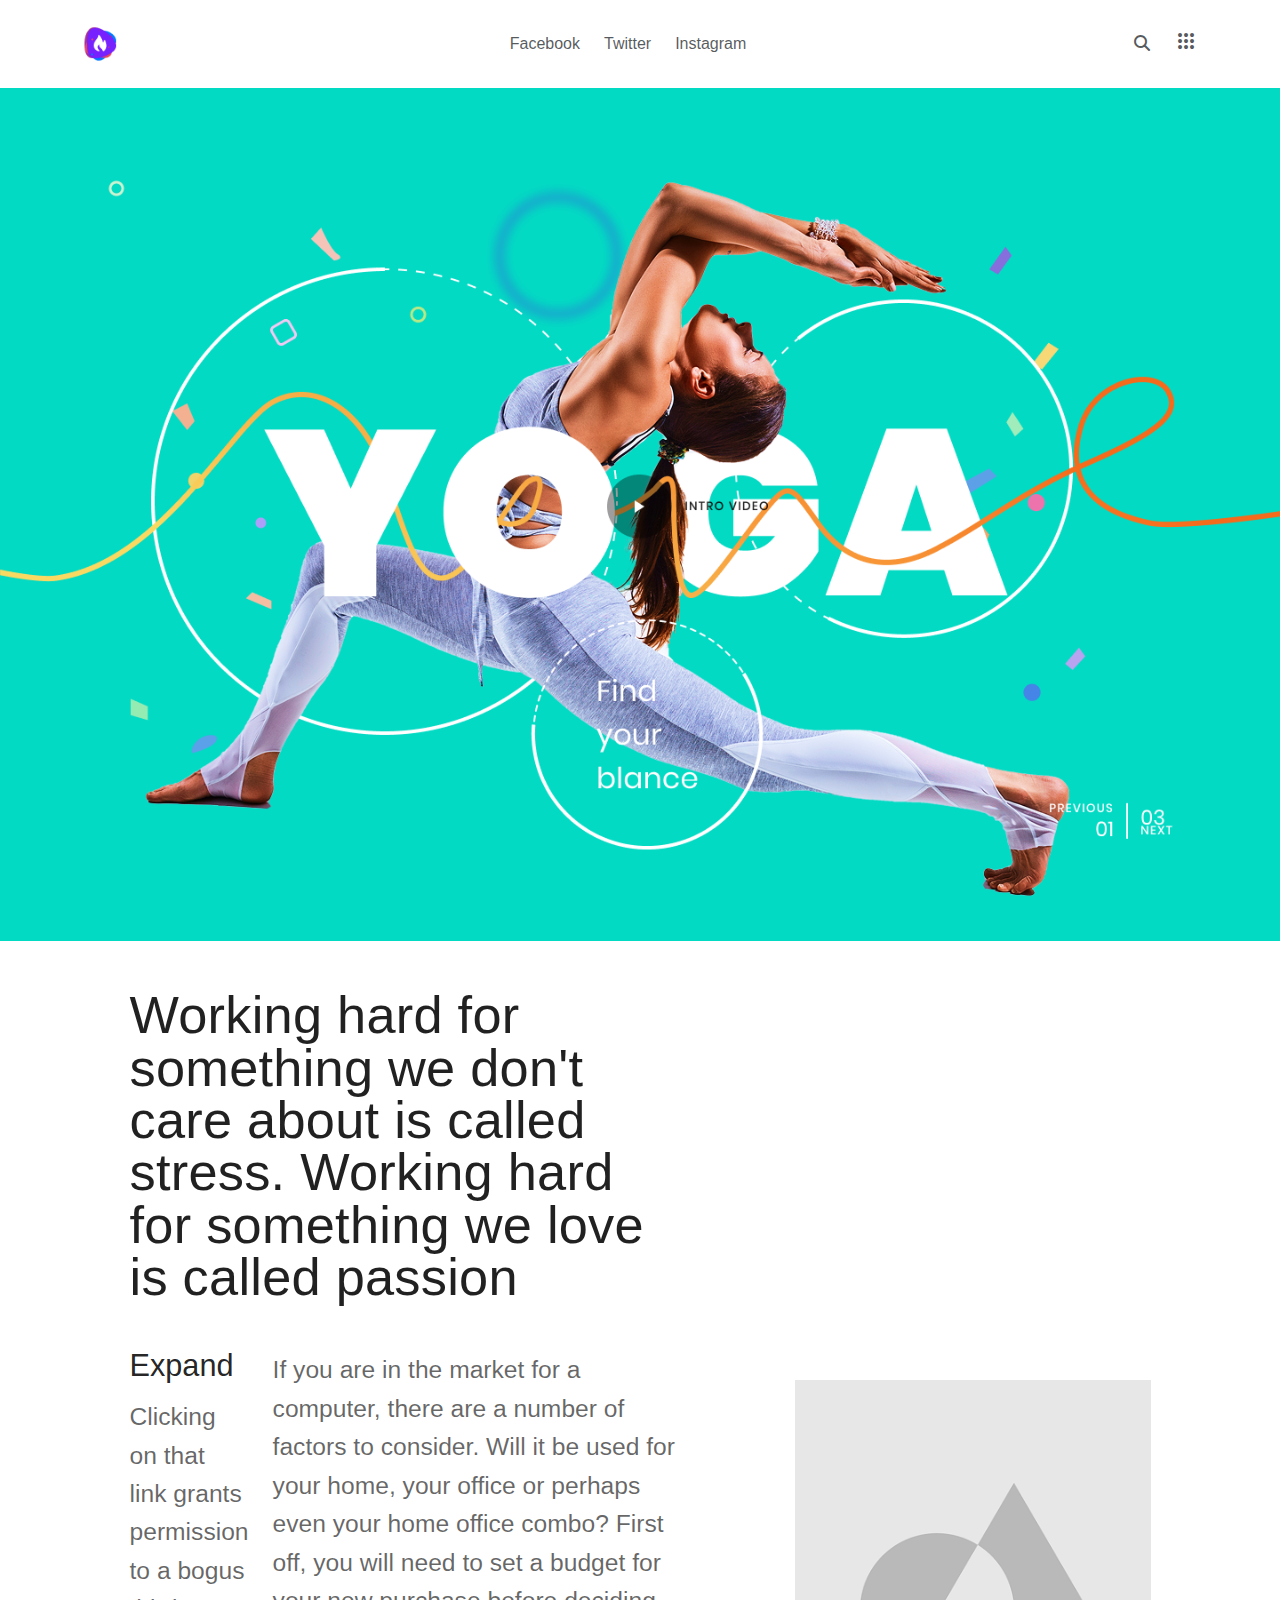
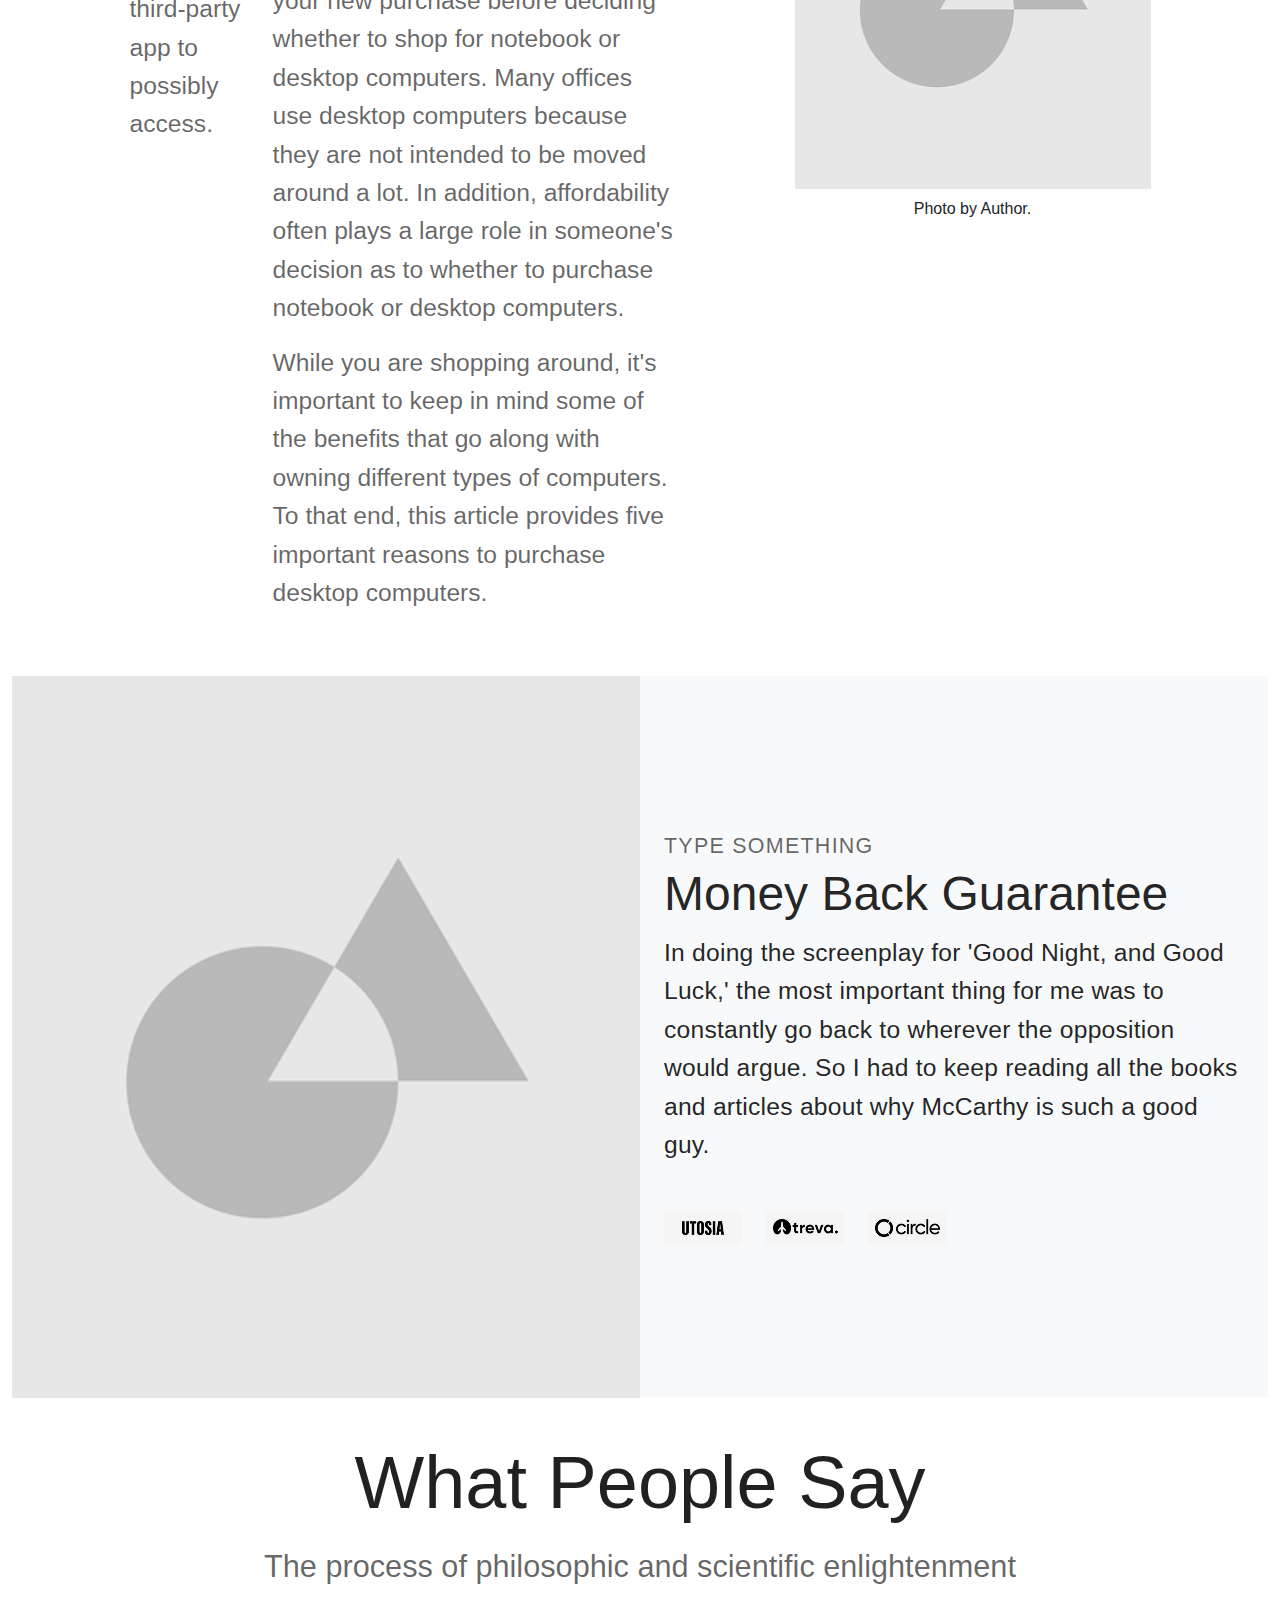
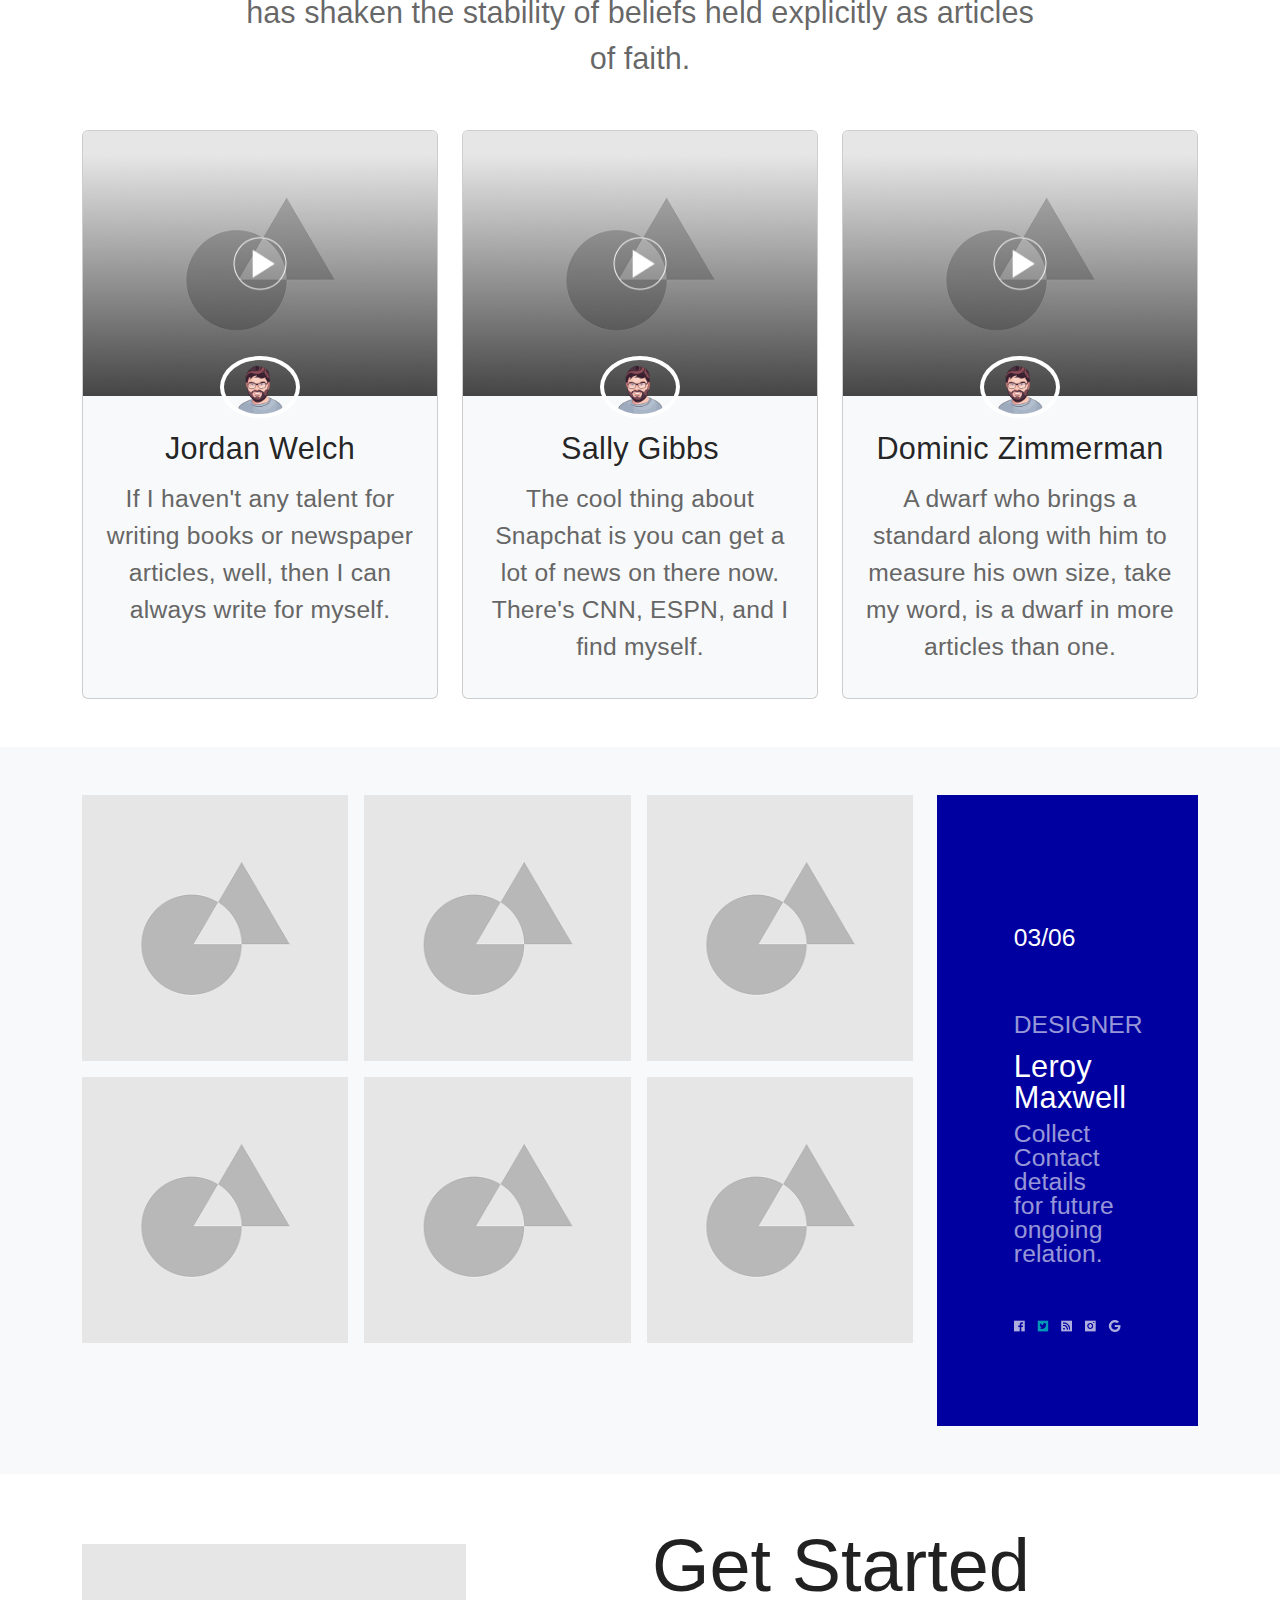
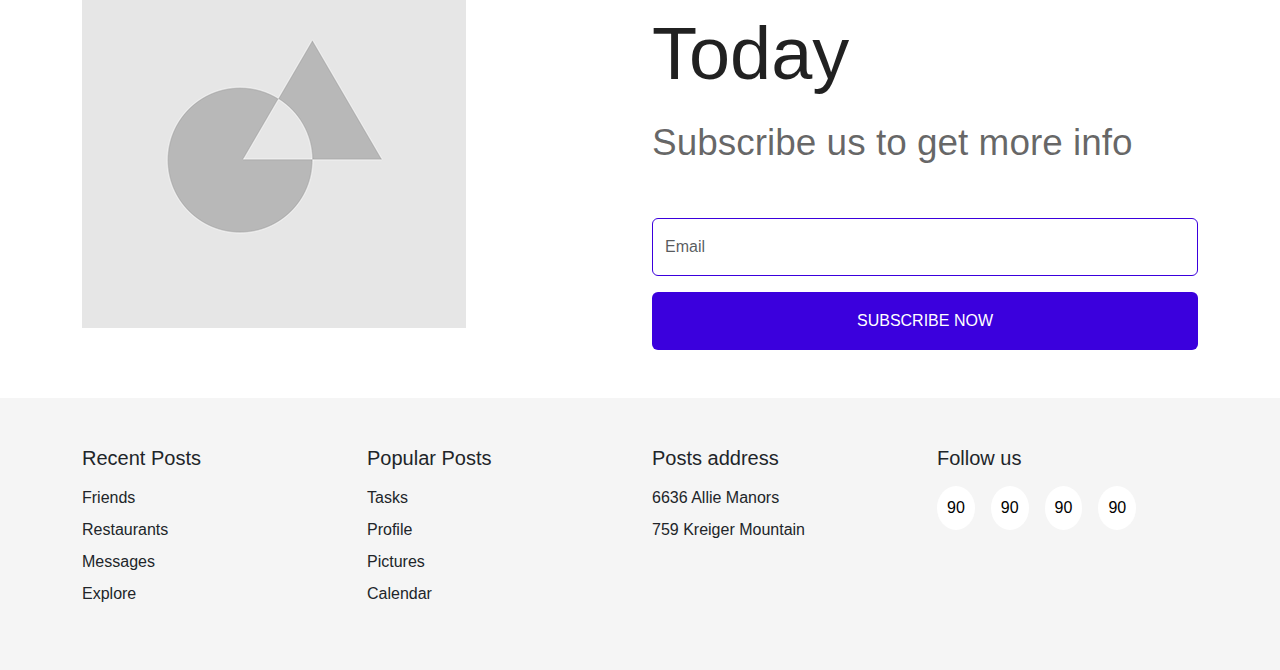
<file: index4.html>
<!DOCTYPE html>
<html lang="en">
  <head>
    <meta charset="UTF-8" />
    <meta name="viewport" content="width=device-width, initial-scale=1.0" />
    <title>Yoga</title>
    <!-- Bootstrap CSS -->
    <link href="https://cdn.jsdelivr.net/npm/bootstrap@5.3.0/dist/css/bootstrap.min.css" rel="stylesheet">
    <!-- Font Awesome -->
    <link rel="stylesheet" href="https://cdnjs.cloudflare.com/ajax/libs/font-awesome/6.4.0/css/all.min.css" />
    <!-- Google Material Icons -->
    <link rel="stylesheet" href="https://fonts.googleapis.com/css2?family=Material+Symbols+Outlined:opsz,wght,FILL,GRAD@24,400,0,0" />
    <link rel="shortcut icon" href="images/logo.png" type="image/x-icon" />
    <!-- Custom CSS -->
    <style>
      body {
        font-family: 'Poppins', sans-serif;
      }
      
      .content__title {
        font-size: 3.272rem;
        font-weight: 400;
        letter-spacing: 0.25px;
        line-height: 100%;
        color: #000000de;
      }
      
      .content__permissions, 
      .content__details-text {
        font-weight: 400;
        font-size: 1.54rem;
        line-height: 2.4rem;
        color: #00000099;
      }
      
      .content__expand-title {
        font-weight: 500;
        font-size: 1.918rem;
        line-height: 100%;
        color: #000000de;
      }
      
      .testimonials__header {
        color: #00000099;
        font-size: 1.342rem;
        font-weight: 500;
        text-transform: uppercase;
        letter-spacing: 1.25px;
      }
      
      .testimonials__title {
        font-size: 3rem;
        font-weight: 400;
        line-height: 100%;
        color: #000000de;
      }
      
      .testimonials__description {
        font-size: 1.54rem;
        line-height: 2.4rem;
        letter-spacing: 0.015rem;
        color: #000000de;
      }
      
      .review__title {
        font-weight: 400;
        font-size: 4.619rem;
        line-height: 100%;
        color: #000000de;
      }
      
      .review__description {
        color: #00000099;
        font-weight: 500;
        font-size: 1.918rem;
      }
      
      .review__user-name {
        font-weight: 500;
        font-size: 1.918rem;
        line-height: 100%;
        letter-spacing: 0.25px;
        color: #000000de;
      }
      
      .review__user-comment {
        color: #666;
        font-size: 1.54rem;
        letter-spacing: 0.25px;
      }
      
      .design__info {
        background-color: #0000a0;
        color: white;
        padding: 7.8rem 4.8rem 5.5rem;
      }
      
      .design__info-day {
        font-weight: 400;
        font-size: 1.54rem;
        line-height: 2.4rem;
      }
      
      .design__info-role {
        font-weight: 400;
        font-size: 1.54rem;
        line-height: 2.4rem;
        color: #ffffff99;
      }
      
      .design__info-name {
        font-weight: 500;
        font-size: 1.918rem;
        line-height: 100%;
        letter-spacing: 0.25px;
      }
      
      .design__info-description {
        font-weight: 400;
        font-size: 1.54rem;
        line-height: 24px;
        letter-spacing: 0.15px;
        color: #ffffff99;
      }
      
      .subscribe__title {
        font-size: 4.619rem;
        font-weight: 400;
        color: #000000de;
      }
      
      .subscribe__description {
        font-size: 2.31rem;
        font-weight: 400;
        color: #00000099;
      }
      
      .subscribe__input {
        border: 1px solid #3b00dd;
      }
      
      .subscribe__button {
        background-color: #3b00dd;
        color: white;
      }
      
      .footer {
        background-color: #f5f5f5;
      }
      
      .footer__social-link {
        background-color: #fff;
        border-radius: 50%;
        padding: 10px;
        text-align: center;
        text-decoration: none;
        color: #000;
      }
      
      .footer__social-link:hover {
        background-color: red;
        color: #fff;
      }
      
      @media (max-width: 768px) {
        .content__title {
          font-size: 2.2rem;
        }
        
        .review__title, .subscribe__title {
          font-size: 3.619rem;
        }
        
        .content__details {
          display: none;
        }
      }
    </style>
  </head>
  <body>
    <!-- Header -->
    <header class="header py-4">
      <div class="container">
        <div class="d-flex justify-content-between align-items-center">
          <div class="header__logo">
            <a href="index.html">
              <img src="./images/logo.png" alt="Logo" height="40">
            </a>
          </div>
          <nav class="header__nav d-none d-md-block">
            <ul class="list-unstyled d-flex gap-4 mb-0">
              <li>
                <a href="https://www.facebook.com/anhlv27/" target="_blank" class="text-decoration-none text-muted">
                  Facebook
                </a>
              </li>
              <li>
                <a href="https://x.com/" target="_blank" class="text-decoration-none text-muted">
                  Twitter
                </a>
              </li>
              <li>
                <a href="https://www.instagram.com/anhlv27/" target="_blank" class="text-decoration-none text-muted">
                  Instagram
                </a>
              </li>
            </ul>
          </nav>
          <div class="d-flex gap-4 align-items-center">
            <a href="#" class="text-muted">
              <i class="fa-solid fa-magnifying-glass"></i>
            </a>
            <a href="#" class="text-muted">
              <span class="material-symbols-outlined">apps</span>
            </a>
          </div>
        </div>
      </div>
    </header>

    <!-- Hero Section -->
    <section class="hero">
      <div class="container-fluid px-0">
        <img src="./images/header.png" alt="Hero Image" class="img-fluid w-100">
      </div>
    </section>

    <!-- Content Section -->
    <section class="content py-5 py-lg-12">
      <div class="container">
        <div class="row justify-content-around align-items-center">
          <div class="col-lg-6 mb-5 mb-lg-0">
            <h1 class="content__title mb-5">
              Working hard for something we don't care about is called stress. 
              Working hard for something we love is called passion
            </h1>
            <div class="d-flex flex-column flex-lg-row gap-4">
              <div class="content__expand">
                <h2 class="content__expand-title mb-3">Expand</h2>
                <p class="content__permissions mb-4 mb-lg-0">
                  Clicking on that link grants permission to a bogus third-party
                  app to possibly access.
                </p>
              </div>
              <button id="toggle-btn" class="btn btn-primary align-self-start d-lg-none">Read more</button>
              <div class="content__details d-none d-lg-block">
                <p class="content__details-text">
                  If you are in the market for a computer, there are a number of
                  factors to consider. Will it be used for your home, your
                  office or perhaps even your home office combo? First off, you
                  will need to set a budget for your new purchase before
                  deciding whether to shop for notebook or desktop computers.
                  Many offices use desktop computers because they are not
                  intended to be moved around a lot. In addition, affordability
                  often plays a large role in someone's decision as to whether
                  to purchase notebook or desktop computers.
                </p>
                <p class="content__details-text">
                  While you are shopping around, it's important to keep in mind
                  some of the benefits that go along with owning different types
                  of computers. To that end, this article provides five
                  important reasons to purchase desktop computers.
                </p>
              </div>
            </div>
          </div>
          <figure class="col-lg-4 text-center">
            <img src="./images/Straight.png" alt="Photo by Author" class="img-fluid">
            <figcaption class="mt-2">Photo by Author.</figcaption>
          </figure>
        </div>
      </div>
    </section>

    <!-- Testimonials Section -->
    <section class="testimonials">
      <div class="container-fluid">
        <div class="row g-0">
          <div class="col-md-6">
            <img src="./images/Straight.png" alt="Testimonial Image" class="img-fluid w-100 h-100">
          </div>
          <div class="col-md-6 bg-light d-flex flex-column justify-content-center p-4 p-lg-12">
            <div class="testimonials__header mb-2">Type Something</div>
            <h1 class="testimonials__title mb-3">Money Back Guarantee</h1>
            <p class="testimonials__description mb-5">
              In doing the screenplay for 'Good Night, and Good Luck,' the most
              important thing for me was to constantly go back to wherever the
              opposition would argue. So I had to keep reading all the books and
              articles about why McCarthy is such a good guy.
            </p>
            <div class="testimonials__brands">
              <img src="./images/logo 2.png" alt="Brand Logo" class="img-fluid" style="max-height: 50px;">
            </div>
          </div>
        </div>
      </div>
    </section>

    <!-- Review Section -->
    <section class="review py-5">
      <div class="container text-center">
        <h2 class="review__title mb-4">What People Say</h2>
        <p class="review__description mb-5 mx-auto" style="max-width: 800px;">
          The process of philosophic and scientific enlightenment has shaken the
          stability of beliefs held explicitly as articles of faith.
        </p>
        <div class="row g-4">
          <div class="col-md-4">
            <div class="card h-100 bg-light">
              <img src="./images/review-img.png" class="card-img-top" alt="Review Background">
              <div class="position-relative" style="margin-top: -40px;">
                <img src="./images/User-Avatar-Profile-PNG-Photos.png" alt="User Avatar" class="rounded-circle border border-4 border-white" width="80">
              </div>
              <div class="card-body">
                <h3 class="review__user-name mb-3">Jordan Welch</h3>
                <p class="review__user-comment">
                  If I haven't any talent for writing books or newspaper articles,
                  well, then I can always write for myself.
                </p>
              </div>
            </div>
          </div>
          <div class="col-md-4">
            <div class="card h-100 bg-light">
              <img src="./images/review-img.png" class="card-img-top" alt="Review Background">
              <div class="position-relative" style="margin-top: -40px;">
                <img src="./images/User-Avatar-Profile-PNG-Photos.png" alt="User Avatar" class="rounded-circle border border-4 border-white" width="80">
              </div>
              <div class="card-body">
                <h3 class="review__user-name mb-3">Sally Gibbs</h3>
                <p class="review__user-comment">
                  The cool thing about Snapchat is you can get a lot of news on
                  there now. There's CNN, ESPN, and I find myself.
                </p>
              </div>
            </div>
          </div>
          <div class="col-md-4">
            <div class="card h-100 bg-light">
              <img src="./images/review-img.png" class="card-img-top" alt="Review Background">
              <div class="position-relative" style="margin-top: -40px;">
                <img src="./images/User-Avatar-Profile-PNG-Photos.png" alt="User Avatar" class="rounded-circle border border-4 border-white" width="80">
              </div>
              <div class="card-body">
                <h3 class="review__user-name mb-3">Dominic Zimmerman</h3>
                <p class="review__user-comment">
                  A dwarf who brings a standard along with him to measure his own
                  size, take my word, is a dwarf in more articles than one.
                </p>
              </div>
            </div>
          </div>
        </div>
      </div>
    </section>

    <!-- Design Section -->
    <section class="design bg-light py-5">
      <div class="container">
        <div class="row g-4">
          <div class="col-lg-9">
            <div class="row g-3">
              <div class="col-md-4">
                <img src="./images/Straight 4.png" alt="Design Image" class="img-fluid w-100">
              </div>
              <div class="col-md-4">
                <img src="./images/Straight 4.png" alt="Design Image" class="img-fluid w-100">
              </div>
              <div class="col-md-4">
                <img src="./images/Straight 4.png" alt="Design Image" class="img-fluid w-100">
              </div>
              <div class="col-md-4">
                <img src="./images/Straight 4.png" alt="Design Image" class="img-fluid w-100">
              </div>
              <div class="col-md-4">
                <img src="./images/Straight 4.png" alt="Design Image" class="img-fluid w-100">
              </div>
              <div class="col-md-4">
                <img src="./images/Straight 4.png" alt="Design Image" class="img-fluid w-100">
              </div>
            </div>
          </div>
          <div class="col-lg-3">
            <div class="design__info h-100">
              <h3 class="design__info-day mb-5">03/06</h3>
              <h3 class="design__info-role mb-2">DESIGNER</h3>
              <h3 class="design__info-name mb-2">Leroy Maxwell</h3>
              <p class="design__info-description mb-5">
                Collect Contact details for future ongoing relation.
              </p>
              <div class="design__socials">
                <img src="./images/SOCIAL.png" alt="Social Icons" class="img-fluid">
              </div>
            </div>
          </div>
        </div>
      </div>
    </section>

    <!-- Subscribe Section -->
    <section class="subscribe py-5">
      <div class="container">
        <div class="row align-items-center">
          <div class="col-lg-6 mb-5 mb-lg-0">
            <img src="./images/Straight 2.png" alt="Geometric Shapes" class="img-fluid">
          </div>
          <div class="col-lg-6">
            <h2 class="subscribe__title mb-3">Get Started Today</h2>
            <p class="subscribe__description mb-5">Subscribe us to get more info</p>
            <form class="row g-3">
              <div class="col-12">
                <input type="email" class="form-control subscribe__input py-3" placeholder="Email" required>
              </div>
              <div class="col-12">
                <button type="submit" class="btn subscribe__button w-100 py-3">SUBSCRIBE NOW</button>
              </div>
            </form>
          </div>
        </div>
      </div>
    </section>

    <!-- Footer -->
    <footer class="footer py-5">
      <div class="container">
        <div class="row">
          <div class="col-md-3 col-6 mb-4 mb-md-0">
            <h3 class="h5 mb-3">Recent Posts</h3>
            <ul class="list-unstyled">
              <li class="mb-2">Friends</li>
              <li class="mb-2">Restaurants</li>
              <li class="mb-2">Messages</li>
              <li>Explore</li>
            </ul>
          </div>
          <div class="col-md-3 col-6 mb-4 mb-md-0">
            <h3 class="h5 mb-3">Popular Posts</h3>
            <ul class="list-unstyled">
              <li class="mb-2">Tasks</li>
              <li class="mb-2">Profile</li>
              <li class="mb-2">Pictures</li>
              <li>Calendar</li>
            </ul>
          </div>
          <div class="col-md-3 col-6 mb-4 mb-md-0">
            <h3 class="h5 mb-3">Posts address</h3>
            <ul class="list-unstyled">
              <li class="mb-2">6636 Allie Manors</li>
              <li>759 Kreiger Mountain</li>
            </ul>
          </div>
          <div class="col-md-3 col-6">
            <h3 class="h5 mb-3">Follow us</h3>
            <div class="d-flex gap-3">
              <a href="#" class="footer__social-link d-inline-block">90</a>
              <a href="#" class="footer__social-link d-inline-block">90</a>
              <a href="#" class="footer__social-link d-inline-block">90</a>
              <a href="#" class="footer__social-link d-inline-block">90</a>
            </div>
          </div>
        </div>
      </div>
    </footer>

    <!-- Bootstrap JS Bundle with Popper -->
    <script src="https://cdn.jsdelivr.net/npm/bootstrap@5.3.0/dist/js/bootstrap.bundle.min.js"></script>
    <!-- Custom JS -->
    <script>
      document.getElementById('toggle-btn').addEventListener('click', function() {
        const details = document.querySelector('.content__details');
        details.classList.toggle('d-none');
        details.classList.toggle('d-block');
      });
    </script>
  </body>
</html>
</file>
<file: style.css>
@import url("https://fonts.googleapis.com/css2?family=Poppins:ital,wght@0,100;0,200;0,300;0,400;0,500;0,600;0,700;0,800;0,900;1,100;1,200;1,300;1,400;1,500;1,600;1,700;1,800;1,900&display=swap");

body {
  font-family: "Poppins", sans-serif;
  margin: 0;
  padding: 0;
}

* {
  box-sizing: border-box;
}
html {
  font-size: 62.5%;
}
/* builder variable */

.flex {
  display: flex;
}
.flex-jc-sa {
  justify-content: space-around;
}
.flex-jc-c {
  justify-content: center;
}
.flex-jc-sb {
  justify-content: space-between;
}
.flex-at-c {
  align-items: center;
}
.gap-nav {
  gap: 1.9rem;
}
.m-0 {
  margin: 0;
}

.container {
  width: 90%;
  margin: 0 auto;
}
/* navigation */
header {
  background-color: #ffffff;
  padding: 2rem 0;
}

.header__nav-social-link {
  text-decoration: none;
  color: #00000061;
  font-size: 1.347rem;
}

.header__nav-social-item {
  padding-top: 0.5rem;
}

nav ul {
  list-style-type: none;
}

.header__icon i {
  color: #00000061;
  font-size: large;
  cursor: pointer;
}

/* Mobile responsive styling */
@media (max-width: 768px) {
  .header {
    justify-content: space-between;
  }
  .header__nav-social {
    display: none;
    flex-direction: column;
    position: absolute;
    top: 60px;
    right: 20px;
    background: #fff;
    box-shadow: 0 2px 10px rgba(0, 0, 0, 0.1);
    border-radius: 8px;
    padding: 10px;
    z-index: 10;
  }

  .header__nav--social.active {
    display: flex;
  }
}

/* hero */

.hero {
  text-align: center;
}
.hero__image--img {
  width: 100%;
}

/* content */

.content {
  padding: 12.4rem 0;
}

.content__layout {
  gap: 10%;
}

.content__title {
  font-size: 3.272rem;
  font-weight: 400;
  letter-spacing: 0.25px;
  line-height: 100%;
  color: #000000de;
  margin: 0 0 64px 0;
}

.content__sub {
  gap: 10%;
}
#toggle-btn {
  text-align: center;
  padding: 10px 20px;
  font-size: 1.2rem;
  background-color: #3b00dd;
  color: #fff;
  border: none;
  border-radius: 5px;
  cursor: pointer;
  margin-bottom: 10px;
  transition: 0.3s ease;
  display: none;
}

#toggle-btn:hover {
  background-color: #3b00dd;
}
.content__details {
  display: block;
}

.content__expand {
  font-weight: 500;
  font-size: 1.918rem;
  line-height: 100%;
  color: #000000de;
  margin: 0 0 15px 0;
}

.content__permissions {
  width: 20rem;
}

.content__permissions,
.content__details-text {
  font-weight: 400;
  font-size: 1.54rem;
  line-height: 2.4rem;
  color: #00000099;
}

.content__image--img {
  width: 33.4rem;
  /* width: 100%; */
}
.content__image {
  margin: 0;
}

@media (max-width: 768px) {
  /* content */
  .content__layout,
  .content__sub {
    flex-direction: column;
    gap: 0;
  }
  .content {
    padding: 3rem;
    gap: 0;
  }
  .content__title {
    font-size: 2.2rem;
    margin-bottom: 24px;
  }
  .content__permissions {
    width: 100%;
  }
  .sub-content {
    gap: 0;
  }
  #toggle-btn {
    display: block;
  }

  .content__details {
    display: none;
  }
  .content__image--img {
    width: 100%;
  }
}

/* testimonials */

.testimonials__image-container {
  width: 100%;
}
.testimonials__image {
  width: 100%;
  height: 100%;
}

.testimonials__content {
  background-color: #f5f5f5;
  width: 100%;
  padding: 5rem 2rem;
  display: flex;
  flex-direction: column;
  justify-content: center;
  align-items: center;
  text-align: center;
}

.testimonials__header {
  color: #00000099;
  font-size: 1.342rem;
  font-weight: 500;
  text-transform: uppercase;
  letter-spacing: 1.25px;
  margin-bottom: 8px;
}

.testimonials__title {
  font-size: 3rem;
  font-weight: 400;
  line-height: 100%;
  color: #000000de;
  margin: 0;
}

.testimonials__description {
  font-size: 1.54rem;
  font-weight: 400;
  line-height: 2.4rem;
  letter-spacing: 0.015rem;
  color: #000000de;
  margin: 8px 0px 40px 0px;
}

@media (min-width: 768px) {
  .testimonials {
    display: flex;
    width: 100%;
    flex-wrap: wrap;
  }
  .testimonials__image-container {
    width: 50%;
  }
  .testimonials__content {
    width: 50%;
    padding: 11.4rem;
    text-align: left;
  }
}

/* review user */

.review {
  text-align: center;
}

.review__title {
  margin: 9.7rem 0 3.6rem 0;
  font-weight: 400;
  font-size: 4.619rem;
  line-height: 100%;
  color: #000000de;
}

.review__description {
  color: #00000099;
  font-weight: 500;
  font-size: 1.918rem;
  padding: 0 21rem;
}

.review__users {
  display: flex;
  justify-content: space-between;
  flex-wrap: wrap;
  margin-bottom: 12.8rem;
}

.review__user {
  background: #fafafa;
  width: 20rem;
  margin: 0px 1rem;
  flex: 1 1 calc(30% - 20px);
  box-shadow: 0 2px 5px rgba(0, 0, 0, 0.1);
  position: relative;
}

.review__user-bg {
  width: 100%;
}

.review__user-icon {
  width: 6rem;
  height: 6rem;
  background: rgb(182, 182, 182); /* Placeholder for video icon */
  border-radius: 50%;
  position: absolute;
  top: 26rem;
  left: 50%;
  border: 4px solid white;
  transform: translateX(-50%);
}
.review__user-avatar {
  width: 100%;
}

.review__user-name {
  margin-top: 60px;
  font-weight: 500;
  font-size: 1.918rem;
  line-height: 100%;
  margin-bottom: 10px;
  letter-spacing: 0.25px;
  color: #000000de;
}

.review__user-comment {
  color: #666;
  font-size: 14px;
  font-weight: 400;
  font-size: 1.54rem;
  letter-spacing: 0.25px;
  margin: 1.4rem 2.4rem 6.9rem;
}

@media (max-width: 768px) {
  .review__description {
    padding: 0;
  }
  .review__title {
    font-size: 3.619rem;
  }
}

/* design */
.design {
  background-color: #f5f5f5;
}
.design__layout {
  display: flex;
  justify-items: center;
  gap: 2.4rem;
  padding: 14.6rem 0 22.6rem;
}

.design__grid {
  display: grid;
  grid-template-columns: repeat(3, 1fr);
  gap: 2.4rem;
  flex: 1;
}

.design__item {
  background-color: #eaeaea;
  display: flex;
  justify-content: center;
  align-items: center;
  font-size: 50px;
  color: #b0b0b0;
}

.design__item-img {
  width: 100%;
}

.design__info {
  background-color: #0000a0; /* Blue color */
  color: white;
  padding: 7.8rem 4.8rem 5.5rem;
  width: 28.2rem;
  position: relative;
}
.design__info-day {
  font-weight: 400;
  font-size: 1.54rem;
  line-height: 2.4rem;
  margin-bottom: 5.2rem;
}
.design__info-role {
  font-weight: 400;
  font-size: 1.54rem;
  line-height: 2.4rem;
  margin-bottom: 9px;
  color: #ffffff99;
}

.design__info-name {
  font-weight: 500;
  font-size: 1.918rem;
  line-height: 100%;
  letter-spacing: 0.25px;
  margin-bottom: 9px;
}

.design__info-description {
  font-weight: 400;
  font-size: 1.54rem;
  line-height: 24px;
  letter-spacing: 0.15px;
  color: #ffffff99;
}

.socials a {
  color: white;
  text-decoration: none;
}

/* Responsive for mobile slider effect */
@media (min-width: 768px) {
  .socials {
    position: absolute;
    bottom: 5.5rem;
  }
}
@media (max-width: 768px) {
  .design__layout {
    flex-direction: column;
    padding: 2rem;
    gap: 1rem;
  }

  .design__grid {
    display: flex;
    overflow-x: auto;
    gap: 1rem;
    scroll-snap-type: x mandatory;
    -webkit-overflow-scrolling: touch;
  }

  .design__item {
    flex: 0 0 auto;
    width: 80%;
    scroll-snap-align: start;
  }

  .design__info {
    width: 100%;
    padding: 2rem;
  }
}

/* subscribe */
.subscribe {
  display: flex;
  justify-content: space-between;
  align-items: center;
  background-color: #ffffff; /* Màu nền */
  padding: 88px 0;
}

.subscribe__image {
  max-width: 100%;
}

.subscribe__form {
  padding-left: 10rem;
}

.subscribe__title {
  font-size: 4.619rem;
  font-weight: 400;
  margin-bottom: 12px;
  color: #000000de;
}

.subscribe__description {
  margin-bottom: 20px;
  font-size: 2.31rem;
  font-weight: 400;
  margin-bottom: 4.5rem;
  color: #00000099;
}

.subscribe__input {
  width: 33.3rem;
  height: 5.6rem;
  padding: 10px;
  border: 1px solid #3b00dd;
  margin-right: 2.4rem;
}

.subscribe__button {
  width: 33.3rem;
  background-color: #3b00dd;
  color: white;
  padding: 16px;
  border: none;
  cursor: pointer;
}

@media (max-width: 768px) {
  .subscribe__form {
    padding: 0;
  }
  .subscribe {
    flex-direction: column;
    padding: 2rem;
    gap: 1rem;
    /* text-align: center; */
  }
  .subscribe__title {
    font-size: 3.619rem;
  }
  .subscribe__input,
  .subscribe__button {
    height: 3.6rem;
    margin-bottom: 1rem;
  }
  .subscribe__button {
    margin-bottom: 0;
    padding: 12px;
  }
  .subscribe__description {
    margin-bottom: 1.5rem;
  }
}

/* footer */

.footer {
  background-color: #f5f5f5;
  padding: 80px;
}

.footer__container {
  display: flex;
  justify-content: center;
}

.footer__section {
  padding: 0 100px;
}

.footer__title {
  margin-bottom: 10px;
  font-weight: bold;
}

.footer__list {
  list-style-type: none;
  padding: 0;
}

.footer__item {
  margin: 5px 0;
}

.footer__social-icons {
  display: flex;
  gap: 10px;
}

.footer__social-link {
  background-color: #fff;
  border-radius: 50%;
  padding: 10px;
  text-align: center;
  text-decoration: none;
  color: #000;
}

.footer__social-icons a:hover {
  background-color: red;
  color: #fff;
}

@media (max-width: 768px) {
  .footer {
    padding: 40px;
  }

  .footer__container {
    display: grid;
    grid-template-columns: repeat(2, 1fr);
    gap: 20px;
    justify-items: center;
  }

  .footer__section {
    width: 100%;
    text-align: center;
    padding: 0;
  }

  .footer__title {
    font-size: 1.8rem;
    margin-bottom: 8px;
  }

  .footer__item {
    font-size: 1.4rem;
  }

  .footer__social-icons {
    justify-content: center;
  }

  .footer__social-link {
    padding: 8px;
  }

  .footer__section:nth-child(1),
  .footer__section:nth-child(2) {
    grid-row: 1;
  }

  .footer__section:nth-child(3),
  .footer__section:nth-child(4) {
    grid-row: 2;
  }
}
</file>
